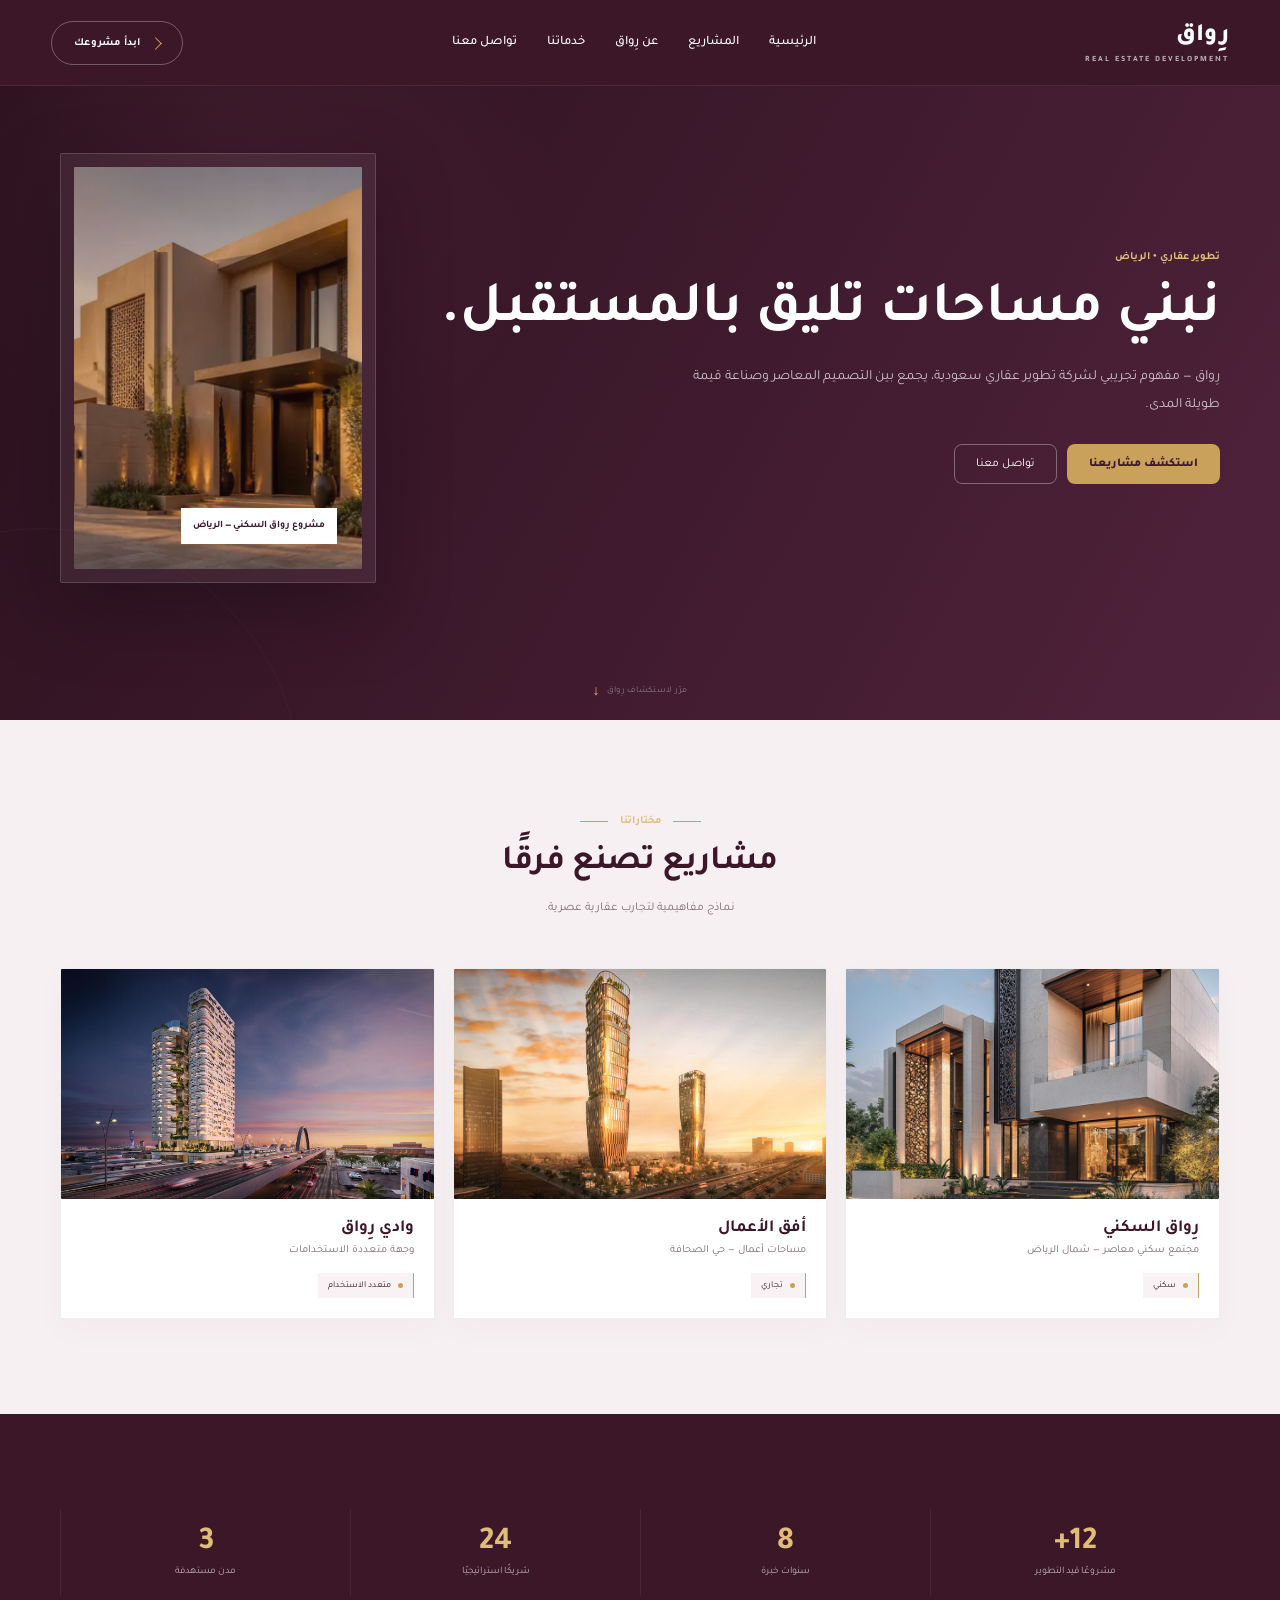
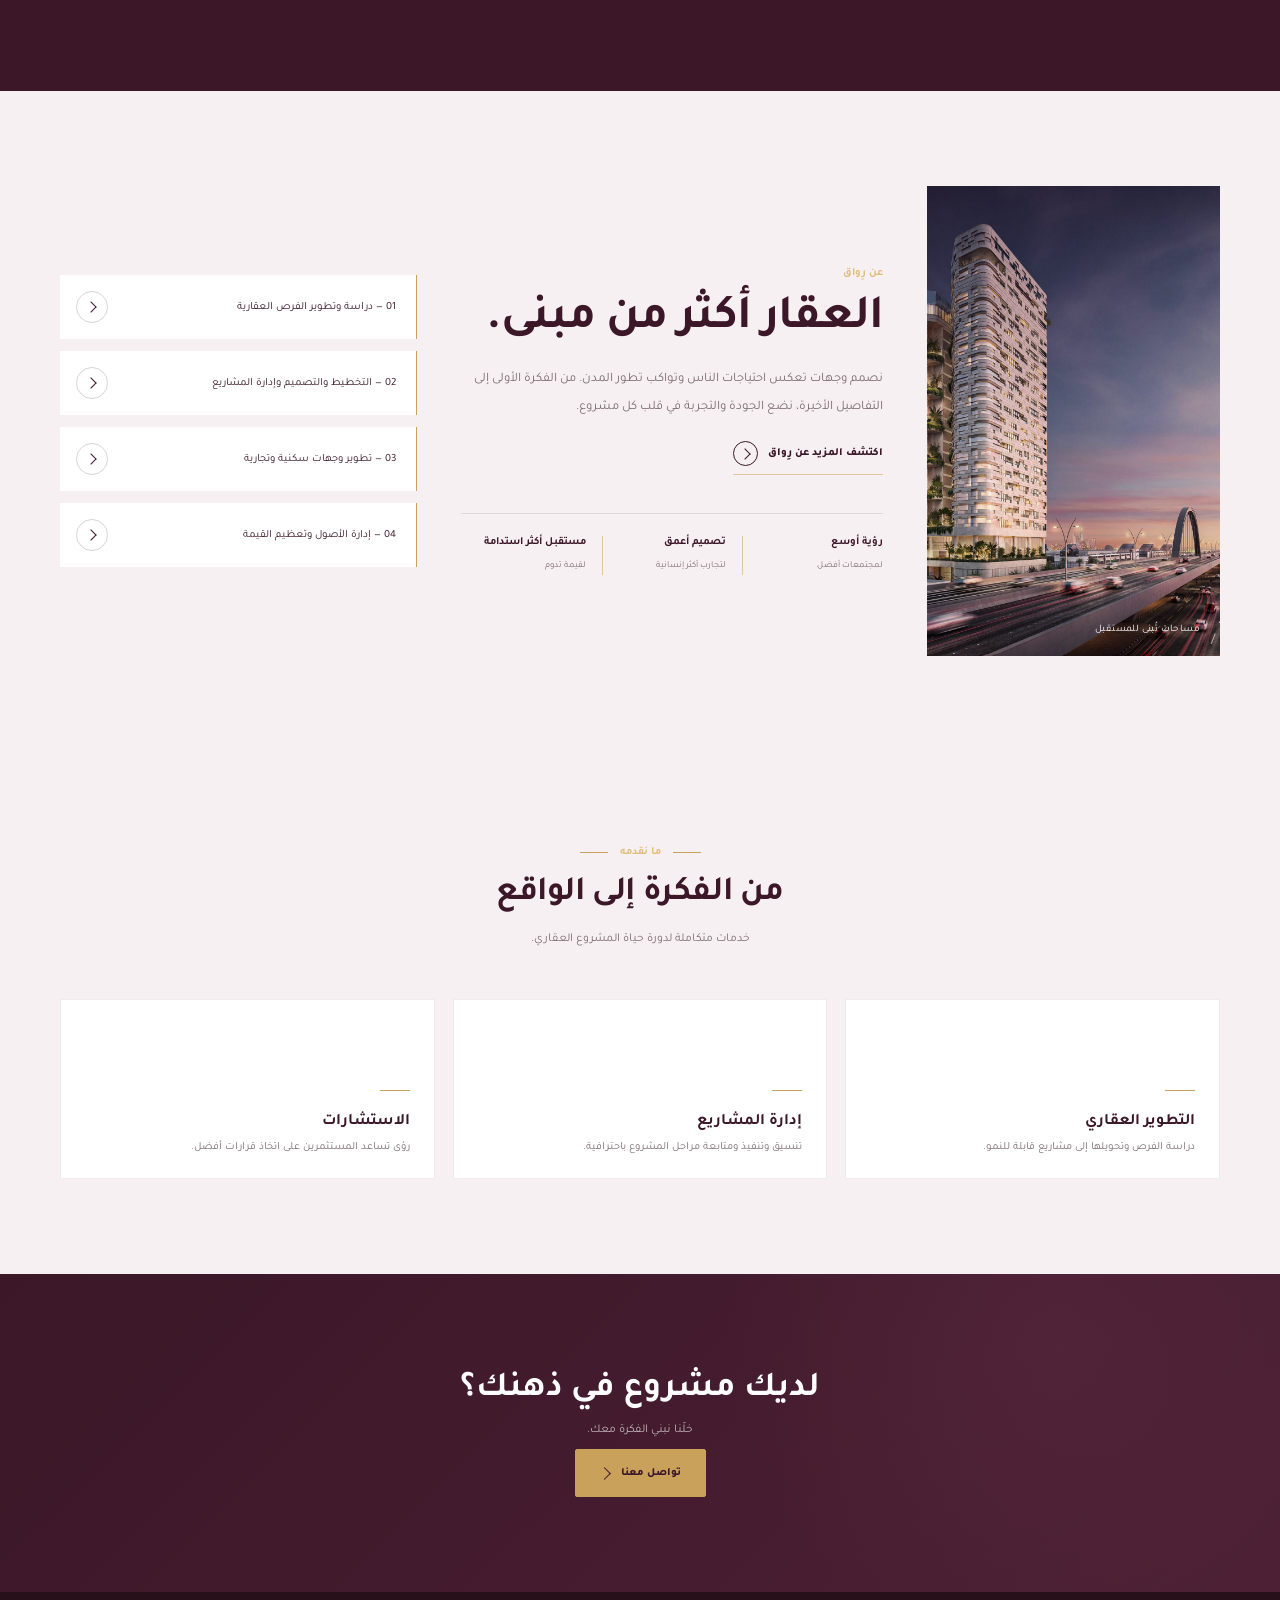
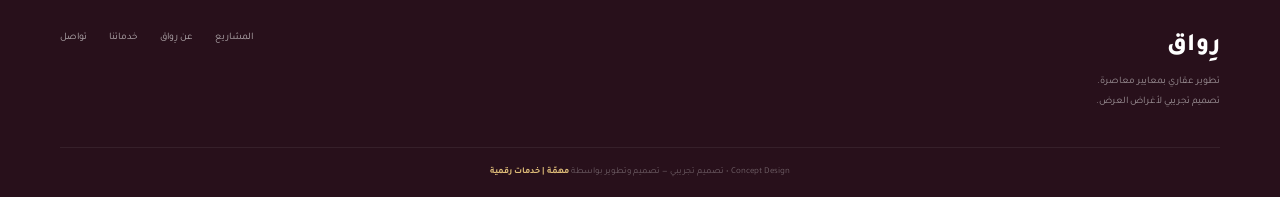
<file: index.html>
<!doctype html>
<html lang="ar" dir="rtl">
<head>
<meta charset="utf-8">
<meta name="viewport" content="width=device-width,initial-scale=1">
<title>رِواق | تطوير عقاري — Concept</title>
<link rel="preconnect" href="https://fonts.googleapis.com">
<link href="https://fonts.googleapis.com/css2?family=Tajawal:wght@400;500;700;800&display=swap" rel="stylesheet">

<style>
:root{
  --g:#3b1728;
  --g2:#632c46;
  --pink:#8f4967;
  --gold:#c9a15a;
  --cream:#f7f0f2;
  --pink-light:#ead8df;
  --muted:#7d6d74;
  --white:#fff;
}
*{box-sizing:border-box}
html{scroll-behavior:smooth}
body{
  margin:0;
  font-family:Tajawal,Arial,sans-serif;
  background:var(--cream);
  color:var(--g);
}
a{text-decoration:none;color:inherit}
.w{width:min(1160px,92%);margin:auto}

/* ===== RIWAQ UNIFIED HEADER ===== */
header{
  position:fixed !important;
  top:0 !important;
  right:0 !important;
  left:0 !important;
  width:100% !important;
  height:86px !important;
  z-index:99999 !important;
  color:#fff;
  background:#3b1728 !important;
  border-bottom:1px solid rgba(255,255,255,.08);
  box-shadow:none;
  backdrop-filter:none;
  -webkit-backdrop-filter:none;
}
.nav{
  width:min(1200px,92%);
  height:86px;
  margin:auto;
  display:flex;
  align-items:center;
  justify-content:space-between;
  position:relative;
}
.logo{font-size:25px;font-weight:800;letter-spacing:.2px}
.logo small{display:block;font-size:8px;letter-spacing:2px;opacity:.65;margin-top:3px}
.links{
  display:flex;
  gap:30px;
  font-size:13px;
  align-items:center;
}
.links a{
  position:relative;
  transition:.25s;
  color:#fff !important;
  font-weight:500;
}
.links a:after{
  content:"";
  position:absolute;
  right:0;
  bottom:-9px;
  width:0;
  height:1px;
  background:var(--gold);
  transition:.25s;
}
.links a:hover{color:#dfbd79 !important}
.links a:hover:after{width:100%}

.btn{
  display:inline-flex;
  align-items:center;
  justify-content:center;
  gap:11px;
  min-height:44px;
  padding:0 22px;
  border:1px solid rgba(255,255,255,.30);
  border-radius:40px;
  font-size:11px;
  font-weight:700;
  letter-spacing:.2px;
  transition:.3s;
  position:relative;
  overflow:hidden;
}
.btn:before{
  content:"";
  width:8px;
  height:8px;
  border-top:1.6px solid var(--gold);
  border-right:1.6px solid var(--gold);
  transform:rotate(45deg);
  transition:.3s;
}
.btn:hover{
  background:rgba(255,255,255,.06);
  border-color:rgba(223,189,121,.55);
  transform:translateY(-2px);
}
.btn:hover:before{transform:rotate(45deg) translate(2px,-2px)}

/* Hero */
.hero{
  min-height:720px;
  padding-top:110px;
  display:flex;
  align-items:center;
  color:#fff;
  background:
    radial-gradient(circle at 18% 25%,#8f496722,transparent 27%),
    linear-gradient(120deg,#28101beF,#54243fe8),
    linear-gradient(135deg,#4b1c32,#28101b);
}
.grid{
  display:grid;
  grid-template-columns:1fr 1fr;
  gap:65px;
  align-items:center;
}
.ey{
  color:#e0bd7b;
  font-size:11px;
  font-weight:700;
  margin-bottom:15px;
}
.hero h1{
  font-size:clamp(44px,5vw,70px);
  line-height:1.15;
  margin:0 0 18px;
}
.hero p{
  max-width:540px;
  color:#ffffffb8;
  line-height:2;
  font-size:14px;
}
.actions{
  display:flex;
  gap:10px;
  margin-top:25px;
}
.gold{
  background:var(--gold);
  color:var(--g);
  padding:13px 22px;
  border-radius:8px;
  font-size:12px;
  font-weight:800;
  transition:.25s;
}
.gold:hover{transform:translateY(-2px);filter:brightness(1.05)}
.outline{
  border:1px solid #ffffff55;
  padding:12px 21px;
  border-radius:8px;
  font-size:12px;
  transition:.25s;
}
.outline:hover{background:#ffffff12}

/* Hero image */
.visual{
  height:430px;
  padding:13px;
  background:#ffffff10;
  border:1px solid #ffffff26;
}
.building{
  height:100%;
  position:relative;
  overflow:hidden;
  background:#54243f;
}
.building img{
  width:100%;
  height:100%;
  display:block;
  object-fit:cover;
  object-position:center;
}
.building:after{
  content:"";
  position:absolute;
  inset:0;
  background:linear-gradient(145deg,#3b172844,#3b172811);
  pointer-events:none;
}
.label{
  position:absolute;
  z-index:2;
  bottom:25px;
  right:25px;
  background:#fff;
  color:var(--g);
  padding:12px;
  font-size:10px;
  font-weight:700;
}

/* Sections */
section{padding:95px 0}
.head{text-align:center;margin-bottom:48px}
.head .ey{display:flex;align-items:center;justify-content:center;gap:12px}
.head .ey:before,.head .ey:after{content:"";width:28px;height:1px;background:var(--gold)}
.head h2{font-size:34px;margin:12px 0 8px;letter-spacing:-.4px}
.head p{color:var(--muted);font-size:12px;line-height:2}


.cards{
  display:grid;
  grid-template-columns:repeat(3,1fr);
  gap:18px;
}
.card{
  background:#fff;overflow:hidden;border:1px solid #3b172814;
  position:relative;transition:transform .4s ease,box-shadow .4s ease,border-color .4s ease;
}
.pic{
  height:230px;
  overflow:hidden;
  background:var(--pink-light);
}
.pic img{
  width:100%;
  height:100%;
  display:block;
  object-fit:cover;
  transition:transform .5s ease;
}
.card:hover .pic img{transform:scale(1.04)}

.body{padding:20px}
.body h3{margin:0 0 5px;font-size:17px}
.body p{margin:0;color:var(--muted);font-size:11px}
.tag{
  display:inline-flex;align-items:center;gap:7px;margin-top:16px;padding:7px 10px;
  background:#f8f2f4;color:var(--g);font-size:9px;border-right:1px solid var(--gold);
}
.tag:before{content:"";width:5px;height:5px;background:var(--gold);border-radius:50%}



/* Luxury card language */
#services .card{min-height:180px;display:flex;align-items:flex-end}
#services .body{width:100%;padding:24px}
#services .body h3{font-size:16px;margin-bottom:9px}
#services .body:before{content:"";display:block;width:30px;height:1px;background:var(--gold);margin-bottom:22px}
#projects .card{box-shadow:0 10px 30px #3b172808}

/* Stats */
.stats{
  background:var(--g);
  color:#fff;
}
.statsgrid{
  display:grid;
  grid-template-columns:repeat(4,1fr);
  text-align:center;
}
.stat{
  padding:15px;
  border-left:1px solid #fff1;
}
.stat strong{
  display:block;
  color:#dfbd79;
  font-size:32px;
}
.stat span{
  font-size:10px;
  color:#ffffffa8;
}

/* About */
.about{display:grid;grid-template-columns:.78fr 1.12fr .95fr;gap:44px;align-items:center}
.about-image{height:470px;position:relative;overflow:hidden;background:var(--pink-light)}
.about-image img{width:100%;height:100%;object-fit:cover;display:block;filter:saturate(.78)}
.about-image:after{content:"";position:absolute;inset:0;background:linear-gradient(145deg,#3b17284a,transparent 55%)}
.about-image-note{position:absolute;z-index:2;bottom:20px;right:20px;color:#fff;font-size:10px;letter-spacing:.4px}
.about-copy .ey{margin-bottom:10px}
.about-copy h2{font-size:clamp(34px,4vw,48px);line-height:1.25;margin:0 0 16px;letter-spacing:-1px}
.about-copy p{color:var(--muted);line-height:2.15;font-size:13px;max-width:530px;margin:0 0 20px}
.text-link{display:inline-flex;align-items:center;gap:10px;font-size:11px;font-weight:800;color:var(--g);padding-bottom:8px;border-bottom:1px solid #c9a15a88}
.text-link span{width:25px;height:25px;border:1px solid var(--g);border-radius:50%;display:inline-flex;align-items:center;justify-content:center;font-size:0;transition:.3s;position:relative}
.text-link span:after{content:"";width:7px;height:7px;border-top:1.5px solid var(--g);border-right:1.5px solid var(--g);transform:rotate(45deg)}
.text-link:hover span{background:var(--g);transform:translate(-2px,-2px)}
.text-link:hover span:after{border-color:#fff}
.about-values{display:grid;grid-template-columns:repeat(3,1fr);margin-top:38px;border-top:1px solid #3b17281c;padding-top:22px}
.about-values div{padding:0 16px;border-left:1px solid #c9a15a88}
.about-values div:first-child{padding-right:0}
.about-values div:last-child{border-left:0}
.about-values strong{display:block;font-size:11px;margin-bottom:7px}
.about-values span{font-size:9px;color:var(--muted);line-height:1.7}

.list{display:grid;gap:12px}
.list div{
  background:#fff;padding:0 20px 0 16px;min-height:64px;
  border-right:1px solid var(--gold);font-size:11px;display:flex;align-items:center;
  justify-content:space-between;gap:18px;transition:.35s;position:relative;
}
.list div:after{content:"";width:30px;height:30px;border:1px solid #3b172830;border-radius:50%;display:flex;align-items:center;justify-content:center;transition:.35s;flex:0 0 auto}
.list div:before{content:"";position:absolute;left:27px;width:7px;height:7px;border-top:1.5px solid var(--g);border-right:1.5px solid var(--g);transform:rotate(45deg);pointer-events:none}
.list div:hover{transform:translateX(-5px);box-shadow:0 16px 32px #3b172812;border-right-color:var(--gold)}
.list div:hover:after{background:var(--g);border-color:var(--g);transform:translate(-2px,-2px)}
.list div:hover:before{border-color:#fff;transform:rotate(45deg) translate(2px,-2px)}

/* CTA */
.cta{
  background:
    radial-gradient(circle at 82% 20%,#8f496722,transparent 30%),
    linear-gradient(135deg,#3b1728,#4d2035);
  text-align:center;
  color:#fff;
  position:relative;
  overflow:hidden;
}
.cta h2{font-size:35px;margin:0 0 8px}
.cta p{font-size:12px;color:#ffffffa8}
.cta a{
  display:inline-flex;align-items:center;justify-content:center;gap:12px;
  min-height:48px;padding:0 24px;background:var(--gold);color:var(--g);
  border:1px solid var(--gold);border-radius:2px;font-size:11px;font-weight:800;transition:.35s;
}
.cta a:after{content:"";width:8px;height:8px;border-top:1.6px solid var(--g);border-right:1.6px solid var(--g);transform:rotate(45deg);transition:.35s}
.cta a:hover{background:#dfbd79;transform:translateY(-3px);box-shadow:0 14px 30px #12070d45}
.cta a:hover:after{transform:translate(3px,-3px)}

/* Footer */
footer{
  background:#28101b;
  color:#fff;
  padding:40px 0 20px;
}
.foot{
  display:flex;
  justify-content:space-between;
}
.foot p{
  color:#ffffff8c;
  font-size:10px;
  line-height:2;
}
.flinks{
  display:flex;
  gap:22px;
  font-size:10px;
  color:#ffffffa8;
}
.copy{
  border-top:1px solid #fff1;
  margin-top:25px;
  padding-top:18px;
  text-align:center;
  color:#ffffff55;
  font-size:9px;
}

/* ===== MOBILE — SAME HEADER ON ALL PAGES ===== */
@media(max-width:800px){
  header{
    height:126px !important;
    background:#3b1728 !important;
  }
  .nav{
    width:92%;
    height:126px;
    display:block;
    position:relative;
  }
  .logo{
    position:absolute;
    top:13px;
    right:0;
    font-size:24px;
    line-height:1;
  }
  .logo small{
    font-size:7px;
    letter-spacing:1.8px;
    margin-top:4px;
  }
  .btn{
    position:absolute;
    top:16px;
    left:0;
    min-height:42px;
    padding:0 17px;
    font-size:10px;
    border-radius:4px;
  }
  .links{
    position:absolute;
    right:0;
    left:0;
    bottom:13px;
    display:flex !important;
    align-items:center;
    justify-content:space-between;
    gap:0;
    width:100%;
    padding:0 2px;
    white-space:nowrap;
  }
  .links a{
    font-size:10px !important;
    font-weight:500 !important;
    line-height:1.4;
  }
  .links a:after{bottom:-6px}
  .hero{
    padding-top:150px;
  }
  .grid,.about{
    grid-template-columns:1fr;
    gap:30px;
  }
  .about-image{height:330px;order:1}
  .about-copy{order:2}
  .about .list{order:3}
  .about-values{grid-template-columns:1fr;gap:16px}
  .about-values div{
    border-left:0;
    border-bottom:1px solid #c9a15a55;
    padding:0 0 14px;
  }
  .about-values div:last-child{border-bottom:0}
  .actions{flex-wrap:wrap}
  .hero{min-height:820px}
  .hero h1{font-size:44px}
  .visual{height:300px}
  .cards{grid-template-columns:1fr}
  .statsgrid{grid-template-columns:1fr 1fr}
  .stat{border-bottom:1px solid #fff1}
  .foot{flex-direction:column;gap:20px}
}
@media(max-width:380px){
  .links a{font-size:9px !important}
  .links{gap:5px}
  .btn{padding:0 14px}
}

/* ===== Riwaq premium concept polish ===== */
.scroll-note{
  position:absolute;
  bottom:22px;
  left:50%;
  transform:translateX(-50%);
  color:#ffffff66;
  font-size:9px;
  letter-spacing:.3px;
  display:flex;
  align-items:center;
  gap:7px;
}
.scroll-note span{
  color:#dfbd79;
  font-size:14px;
  animation:floatArrow 1.8s ease-in-out infinite;
}
.hero{position:relative;overflow:hidden}
.hero:after{
  content:"";
  position:absolute;
  width:520px;height:520px;
  border:1px solid #ffffff08;
  border-radius:50%;
  left:-220px;bottom:-330px;
}
.visual{
  box-shadow:0 28px 70px #16091266;
  border-radius:2px;
}
.building,.pic{border-radius:1px}
.card{
  transition:transform .35s ease,box-shadow .35s ease,border-color .35s ease;
}
.card:hover{
  transform:translateY(-7px);
  box-shadow:0 20px 45px #3b172818;
  border-color:#c9a15a33;
}
.list div{
  transition:transform .3s ease,box-shadow .3s ease;
}
.list div:hover{
  transform:translateX(-5px);
  box-shadow:0 12px 28px #3b172812;
}
.stat strong{transition:transform .3s ease}
.stat:hover strong{transform:translateY(-3px)}
.reveal{
  opacity:0;
  transform:translateY(24px);
  animation:revealUp .8s ease forwards;
}
#projects{animation-delay:.08s}
.stats{animation-delay:.16s}
#about{animation-delay:.24s}
#services{animation-delay:.32s}
.cta{animation-delay:.4s}
@keyframes revealUp{
  to{opacity:1;transform:none}
}
@keyframes floatArrow{
  0%,100%{transform:translateY(0)}
  50%{transform:translateY(4px)}
}
@media(max-width:800px){
  .scroll-note{
    bottom:14px;
  }
}
@media(prefers-reduced-motion:reduce){
  *,*::before,*::after{
    animation-duration:.01ms!important;
    animation-iteration-count:1!important;
    scroll-behavior:auto!important;
    transition:none!important;
  }
}


.copy .mhamh-credit{
  color:#dfbd79;
  text-decoration:none;
  font-weight:700;
  position:relative;
  z-index:10;
  cursor:pointer;
  pointer-events:auto;
}
.copy .mhamh-credit:hover{
  color:#fff;
  text-decoration:underline;
}


/* ===== HERO TITLE — SINGLE LINE ===== */
@media(min-width:801px){
  .hero h1{
    white-space:nowrap !important;
    font-size:clamp(38px,4.5vw,64px) !important;
  }
}
@media(max-width:800px){
  .hero h1{
    white-space:normal !important;
  }
}

</style>
</head>

<body>

<header>
  <div class="w nav">
    <div class="logo">
      رِواق
      <small>REAL ESTATE DEVELOPMENT</small>
    </div>

    <nav class="links">
      <a href="index.html">الرئيسية</a>
      <a href="projects.html">المشاريع</a>
      <a href="about.html">عن رِواق</a>
      <a href="services.html">خدماتنا</a>
      <a href="contact.html">تواصل معنا</a>
    </nav>

    <a class="btn" href="contact.html">ابدأ مشروعك</a>
  </div>
</header>

<section class="hero">
  <div class="w grid">

    <div>
      <div class="ey">تطوير عقاري • الرياض</div>
      <h1>نبني مساحات تليق بالمستقبل.</h1>
      <p>
        رِواق — مفهوم تجريبي لشركة تطوير عقاري سعودية،
        يجمع بين التصميم المعاصر وصناعة قيمة طويلة المدى.
      </p>

      <div class="actions">
        <a class="gold" href="projects.html">استكشف مشاريعنا</a>
        <a class="outline" href="contact.html">تواصل معنا</a>
      </div>
    </div>

    <div class="visual">
      <div class="building">
        <img src="hero.png" alt="مشروع رِواق السكني">
        <div class="label">مشروع رِواق السكني — الرياض</div>
      </div>
    </div>

  </div>
<div class="scroll-note">مرّر لاستكشاف رِواق <span>↓</span></div>
</section>

<section id="projects" class="reveal">
  <div class="w">

    <div class="head">
      <div class="ey">مختاراتنا</div>
      <h2>مشاريع تصنع فرقًا</h2>
      <p>نماذج مفاهيمية لتجارب عقارية عصرية.</p>
    </div>

    <div class="cards">

      <article class="card">
        <div class="pic">
          <img src="project-1.png" alt="رِواق السكني">
        </div>
        <div class="body">
          <h3>رِواق السكني</h3>
          <p>مجتمع سكني معاصر — شمال الرياض</p>
          <span class="tag">سكني</span>
        </div>
      </article>

      <article class="card">
        <div class="pic">
          <img src="project-2.png" alt="أفق الأعمال">
        </div>
        <div class="body">
          <h3>أفق الأعمال</h3>
          <p>مساحات أعمال — حي الصحافة</p>
          <span class="tag">تجاري</span>
        </div>
      </article>

      <article class="card">
        <div class="pic">
          <img src="project-3.png" alt="وادي رِواق">
        </div>
        <div class="body">
          <h3>وادي رِواق</h3>
          <p>وجهة متعددة الاستخدامات</p>
          <span class="tag">متعدد الاستخدام</span>
        </div>
      </article>

    </div>
  </div>
</section>

<section class="stats reveal">
  <div class="w statsgrid">
    <div class="stat"><strong>12+</strong><span>مشروعًا قيد التطوير</span></div>
    <div class="stat"><strong>8</strong><span>سنوات خبرة</span></div>
    <div class="stat"><strong>24</strong><span>شريكًا استراتيجيًا</span></div>
    <div class="stat"><strong>3</strong><span>مدن مستهدفة</span></div>
  </div>
</section>

<section id="about" class="reveal">
  <div class="w about">

    <div class="about-image">
      <img src="project-3.png" alt="مساحة معمارية من رِواق">
      <div class="about-image-note">مساحات تُبنى للمستقبل</div>
    </div>

    <div class="about-copy">
      <div class="ey">عن رِواق</div>
      <h2>العقار أكثر من مبنى.</h2>
      <p>
        نصمم وجهات تعكس احتياجات الناس وتواكب تطور المدن.
        من الفكرة الأولى إلى التفاصيل الأخيرة، نضع الجودة
        والتجربة في قلب كل مشروع.
      </p>
      <a class="text-link" href="services.html">اكتشف المزيد عن رِواق <span>↗</span></a>
      <div class="about-values">
        <div><strong>رؤية أوسع</strong><span>لمجتمعات أفضل</span></div>
        <div><strong>تصميم أعمق</strong><span>لتجارب أكثر إنسانية</span></div>
        <div><strong>مستقبل أكثر استدامة</strong><span>لقيمة تدوم</span></div>
      </div>
    </div>

    <div class="list">
      <div>01 — دراسة وتطوير الفرص العقارية</div>
      <div>02 — التخطيط والتصميم وإدارة المشاريع</div>
      <div>03 — تطوير وجهات سكنية وتجارية</div>
      <div>04 — إدارة الأصول وتعظيم القيمة</div>
    </div>

  </div>
</section>

<section id="services" class="reveal">
  <div class="w">

    <div class="head">
      <div class="ey">ما نقدمه</div>
      <h2>من الفكرة إلى الواقع</h2>
      <p>خدمات متكاملة لدورة حياة المشروع العقاري.</p>
    </div>

    <div class="cards">

      <article class="card">
        <div class="body">
          <h3>التطوير العقاري</h3>
          <p>دراسة الفرص وتحويلها إلى مشاريع قابلة للنمو.</p>
        </div>
      </article>

      <article class="card">
        <div class="body">
          <h3>إدارة المشاريع</h3>
          <p>تنسيق وتنفيذ ومتابعة مراحل المشروع باحترافية.</p>
        </div>
      </article>

      <article class="card">
        <div class="body">
          <h3>الاستشارات</h3>
          <p>رؤى تساعد المستثمرين على اتخاذ قرارات أفضل.</p>
        </div>
      </article>

    </div>
  </div>
</section>

<section class="cta reveal" id="contact">
  <h2>لديك مشروع في ذهنك؟</h2>
  <p>خلّنا نبني الفكرة معك.</p>
  <a href="contact.html">تواصل معنا</a>
</section>

<footer>
  <div class="w foot">
    <div>
      <div class="logo">رِواق</div>
      <p>
        تطوير عقاري بمعايير معاصرة.<br>
        تصميم تجريبي لأغراض العرض.
      </p>
    </div>

    <div class="flinks">
      <a href="projects.html">المشاريع</a>
      <a href="about.html">عن رِواق</a>
      <a href="services.html">خدماتنا</a>
      <a href="contact.html">تواصل</a>
    </div>
  </div>

  <div class="w copy">
  Concept Design • تصميم تجريبي — تصميم وتطوير بواسطة
  <a class="mhamh-credit"
     href="https://mhamh-digital.netlify.app/"
     target="_blank"
     rel="noopener noreferrer">
    مهمّة | خدمات رقمية
  </a>
</div>
</footer>

</body>
</html>
<style>
/* ===== NO EMOJI ARROWS ===== */
.btn,.text-link,.cta a,.list div{font-variant-emoji:text;}
.scroll-note span{font-family:Arial,sans-serif !important;}
</style>
</file>
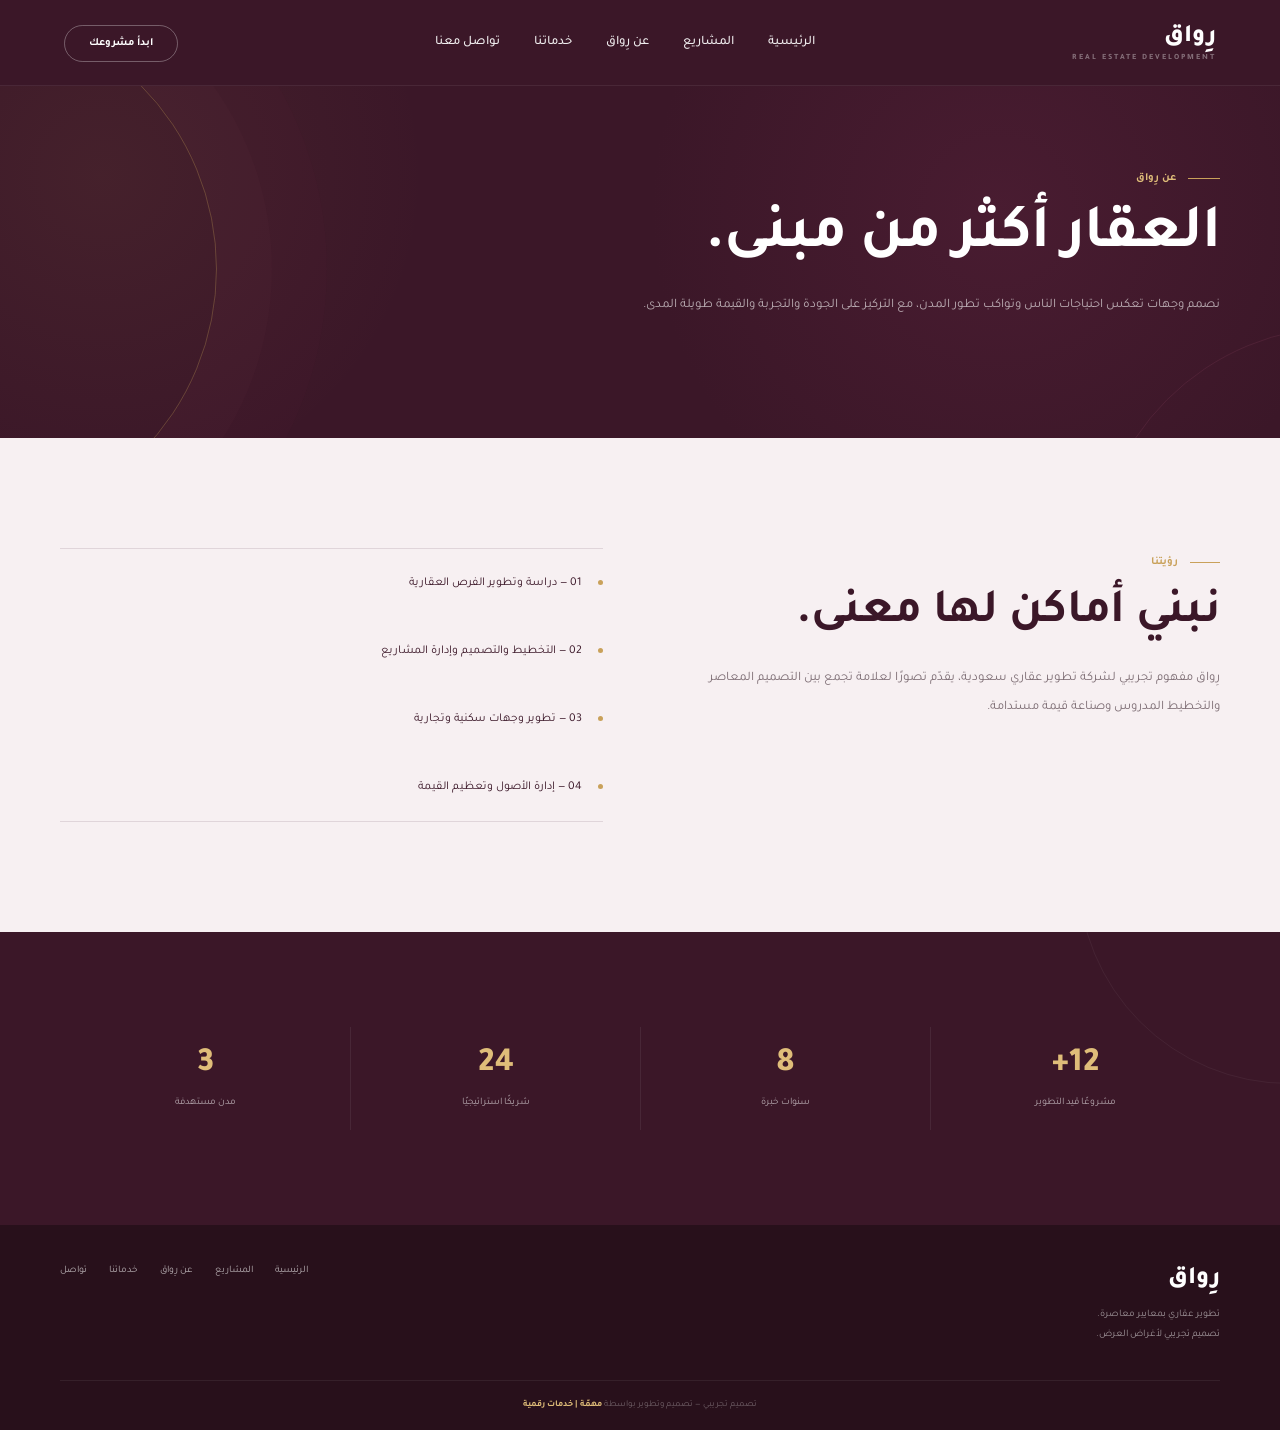
<file: about.html>
<!doctype html>
<html lang="ar" dir="rtl">

<head>
<meta charset="utf-8">
<meta name="viewport" content="width=device-width,initial-scale=1">

<title>عن رِواق | تطوير عقاري</title>

<link rel="preconnect" href="https://fonts.googleapis.com">
<link href="https://fonts.googleapis.com/css2?family=Tajawal:wght@400;500;700;800&display=swap" rel="stylesheet">
<link rel="stylesheet" href="style.css">

<style>

/* =========================================
   RIWAQ — ABOUT PAGE
   ========================================= */

/* HEADER — SAME AS SERVICES / CONTACT */

body > header{
  position:fixed !important;
  top:0 !important;
  left:0 !important;
  right:0 !important;
  width:100% !important;
  height:86px !important;
  z-index:999999 !important;
  margin:0 !important;
  padding:0 !important;
  background:#3b1728 !important;
  border-bottom:1px solid rgba(255,255,255,.07) !important;
  box-shadow:none !important;
  backdrop-filter:none !important;
  -webkit-backdrop-filter:none !important;
  transform:none !important;
}

body > header .nav{
  width:min(1200px,90%);
  height:86px !important;
  margin:auto;
  display:flex;
  align-items:center;
  justify-content:space-between;
}

body > header .logo{
  color:#fff !important;
}

body > header .logo small{
  color:rgba(255,255,255,.58) !important;
}

body > header .links{
  display:flex;
  align-items:center;
  gap:34px;
}

body > header .links a{
  color:#fff !important;
  text-decoration:none;
  font-family:"Tajawal",Arial,sans-serif !important;
  font-size:13px !important;
  font-weight:500 !important;
  opacity:.92;
  transition:.2s;
}

body > header .links a:hover{
  color:#dfbd79 !important;
}

body > header .btn{
  color:#fff !important;
  background:transparent !important;
  border:1px solid rgba(255,255,255,.30) !important;
  border-radius:40px !important;
  padding:11px 24px !important;
  text-decoration:none;
  font-family:"Tajawal",Arial,sans-serif !important;
  font-size:11px !important;
  font-weight:700 !important;
}

/* =========================================
   PAGE HERO
   ========================================= */

.page-hero{
  position:relative;
  padding:172px 0 105px !important;
  overflow:hidden;

  background:
    radial-gradient(
      circle at 78% 48%,
      rgba(105,39,69,.30),
      transparent 34%
    ),
    radial-gradient(
      circle at 8% 40%,
      rgba(201,161,90,.07),
      transparent 27%
    ),
    #3b1728 !important;

  color:#fff;
}

.page-hero:before{
  content:"";
  position:absolute;
  width:520px;
  height:520px;
  border:1px solid rgba(201,161,90,.30);
  border-radius:50%;
  left:-305px;
  top:8px;
  pointer-events:none;
  box-shadow:
    0 0 0 55px rgba(143,73,103,.045),
    0 0 0 110px rgba(143,73,103,.022);
}

.page-hero:after{
  content:"";
  position:absolute;
  width:500px;
  height:500px;
  border:1px solid rgba(143,73,103,.20);
  border-radius:50%;
  right:-315px;
  bottom:-390px;
  pointer-events:none;
}

.page-hero .w{
  position:relative;
  z-index:2;
}

.page-hero .ey{
  display:flex;
  align-items:center;
  gap:12px;
  color:#dfbd79;
  font-size:11px;
  font-weight:700;
}

.page-hero .ey:before{
  content:"";
  width:32px;
  height:1px;
  background:#c9a15a;
}

.page-hero h1{
  font-size:clamp(42px,5vw,62px) !important;
  line-height:1.2;
  margin:14px 0 18px !important;
  letter-spacing:-1px;
  color:#fff !important;
}

.page-hero p{
  max-width:650px !important;
  color:rgba(255,255,255,.64) !important;
  line-height:2.1 !important;
  font-size:13px !important;
}

/* =========================================
   ABOUT SECTION
   ========================================= */

.about-section{
  padding:110px 0 !important;
  background:var(--cream);
}

.about{
  display:grid;
  grid-template-columns:1fr 1fr;
  gap:75px;
  align-items:start;
}

.about-main{
  padding-top:8px;
}

.about-main .ey{
  display:flex;
  align-items:center;
  gap:12px;
  color:var(--gold);
  font-size:11px;
  font-weight:700;
  margin-bottom:14px;
}

.about-main .ey:before{
  content:"";
  width:30px;
  height:1px;
  background:var(--gold);
}

.about h2{
  font-size:clamp(34px,4vw,48px) !important;
  line-height:1.3;
  margin:0 0 20px !important;
  letter-spacing:-.7px;
}

.about-main p{
  max-width:560px;
  color:var(--muted);
  line-height:2.2;
  font-size:13px;
  margin:0;
}

/* =========================================
   VALUES LIST
   ========================================= */

.list{
  display:flex;
  flex-direction:column;
  gap:0 !important;
  border-top:1px solid rgba(59,23,40,.12);
  border-bottom:1px solid rgba(59,23,40,.12);
}

.list div{
  min-height:68px;
  display:flex;
  align-items:center;
  gap:16px;
  padding:0 !important;
  background:transparent !important;
  border:0 !important;
  border-bottom:1px solid rgba(59,23,40,.08);
  color:var(--g);
  font-size:12px;
  transition:.3s;
  position:relative;
}

.list div:last-child{
  border-bottom:0;
}

.list div:before{
  content:"";
  width:5px;
  height:5px;
  flex:0 0 5px;
  background:var(--gold);
  border-radius:50%;
}

.list div:hover{
  transform:translateX(-5px);
  color:var(--pink);
}

/* =========================================
   STATS
   ========================================= */

.stats{
  position:relative;
  overflow:hidden;
  background:var(--g) !important;
  color:#fff;
}

.stats:after{
  content:"";
  position:absolute;
  width:420px;
  height:420px;
  border:1px solid rgba(255,255,255,.05);
  border-radius:50%;
  right:-220px;
  top:-270px;
  pointer-events:none;
}

.statsgrid{
  position:relative;
  z-index:2;
  display:grid;
  grid-template-columns:repeat(4,1fr);
  text-align:center;
}

.stat{
  padding:18px;
  border-left:1px solid rgba(255,255,255,.07);
}

.stat:last-child{
  border-left:0;
}

.stat strong{
  display:block;
  color:#dfbd79;
  font-size:34px;
  font-weight:800;
  margin-bottom:7px;
}

.stat span{
  font-size:10px;
  color:rgba(255,255,255,.62);
}

/* =========================================
   FOOTER
   ========================================= */

.copy .mhamh-credit{
  color:#dfbd79;
  font-weight:700;
  text-decoration:none;
  transition:.25s;
}

.copy .mhamh-credit:hover{
  color:#fff;
  text-decoration:underline;
}

/* =========================================
   MOBILE
   ========================================= */




/* ===== ABOUT HERO DECORATIVE DETAILS ===== */
.page-hero .ey{
  color:#dfbd79 !important;
}

.page-hero .ey:before{
  background:#c9a15a !important;
}

@media(min-width:801px){
  .page-hero h1{
    white-space:nowrap;
  }
}


/* =========================================
   RIWAQ — ABOUT — FINAL MOBILE
   ========================================= */

@media(max-width:800px){

  /* Header */
  body > header{
    height:104px !important;
    background:#3b1728 !important;
    backdrop-filter:none !important;
    -webkit-backdrop-filter:none !important;
  }

  body > header .nav{
    width:92% !important;
    height:104px !important;
    display:grid !important;
    grid-template-columns:1fr auto !important;
    grid-template-rows:55px 49px !important;
    align-items:center !important;
    gap:0 !important;
  }

  body > header .logo{
    grid-column:2 !important;
    grid-row:1 !important;
    justify-self:end !important;
    font-size:22px !important;
    line-height:1 !important;
    margin:0 !important;
  }

  body > header .logo small{
    display:block !important;
    font-size:7px !important;
    letter-spacing:1.7px !important;
    margin-top:3px !important;
  }

  body > header .btn{
    grid-column:1 !important;
    grid-row:1 !important;
    justify-self:start !important;
    min-height:34px !important;
    padding:8px 14px !important;
    border-radius:30px !important;
    font-size:9px !important;
  }

  body > header .links{
    grid-column:1 / 3 !important;
    grid-row:2 !important;
    width:100% !important;
    height:49px !important;
    display:flex !important;
    align-items:center !important;
    justify-content:space-between !important;
    gap:7px !important;
    padding:0 2px !important;
    border-top:1px solid rgba(255,255,255,.08) !important;
    overflow:hidden !important;
  }

  body > header .links a{
    flex:0 0 auto !important;
    color:#fff !important;
    font-size:10px !important;
    font-weight:500 !important;
    line-height:1 !important;
    white-space:nowrap !important;
    opacity:.92 !important;
    padding:5px 0 !important;
  }

  body > header .links a:after{
    display:none !important;
  }

  /* Hero */
  .page-hero{
    padding:150px 0 70px !important;
  }

  .page-hero h1{
    font-size:38px !important;
    line-height:1.35 !important;
    margin:12px 0 16px !important;
  }

  .page-hero p{
    max-width:100% !important;
    font-size:12px !important;
    line-height:2 !important;
  }

  /* About */
  .about-section{
    padding:70px 0 !important;
  }

  .about{
    grid-template-columns:1fr !important;
    gap:36px !important;
  }

  .about-main{
    padding-top:0 !important;
  }

  .about h2{
    font-size:35px !important;
    line-height:1.35 !important;
  }

  .about-main p{
    font-size:12px !important;
    line-height:2.1 !important;
  }

  .list{
    width:100% !important;
  }

  .list div{
    min-height:62px !important;
    font-size:11px !important;
    line-height:1.7 !important;
    gap:11px !important;
  }

  /* Stats */
  .statsgrid{
    grid-template-columns:1fr 1fr !important;
  }

  .stat{
    min-height:105px !important;
    display:flex !important;
    flex-direction:column !important;
    align-items:center !important;
    justify-content:center !important;
    padding:15px 10px !important;
    border-left:1px solid rgba(255,255,255,.07) !important;
    border-bottom:1px solid rgba(255,255,255,.07) !important;
  }

  .stat:nth-child(2),
  .stat:nth-child(4){
    border-left:0 !important;
  }

  .stat:nth-child(3),
  .stat:nth-child(4){
    border-bottom:0 !important;
  }

  .stat strong{
    font-size:30px !important;
  }

  .stat span{
    font-size:9.5px !important;
    text-align:center !important;
  }

  /* Footer */
  footer{
    padding:34px 0 18px !important;
  }

  .foot{
    flex-direction:column !important;
    gap:20px !important;
  }

  .flinks{
    flex-wrap:wrap !important;
    gap:13px 18px !important;
  }

  .copy{
    line-height:1.9 !important;
    text-align:center !important;
  }
}

@media(max-width:380px){

  body > header .links{
    gap:5px !important;
  }

  body > header .links a{
    font-size:9px !important;
  }

  .page-hero h1{
    font-size:34px !important;
  }

  .about h2{
    font-size:32px !important;
  }

  .list div{
    font-size:10.5px !important;
  }
}
</style>
</head>

<body>

<header>

<div class="w nav">

<div class="logo">
رِواق
<small>REAL ESTATE DEVELOPMENT</small>
</div>

<nav class="links">
 <a href="index.html">الرئيسية</a>    
<a href="projects.html">المشاريع</a>
<a href="about.html">عن رِواق</a>
<a href="services.html">خدماتنا</a>
<a href="contact.html">تواصل معنا</a>
</nav>

<a class="btn" href="contact.html">ابدأ مشروعك</a>

</div>

</header>

<section class="page-hero">

<div class="w">

<div class="ey">عن رِواق</div>

<h1>العقار أكثر من مبنى.</h1>

<p>
نصمم وجهات تعكس احتياجات الناس وتواكب تطور المدن،
مع التركيز على الجودة والتجربة والقيمة طويلة المدى.
</p>

</div>

</section>

<section class="about-section">

<div class="w about">

<div class="about-main">

<div class="ey">رؤيتنا</div>

<h2>نبني أماكن لها معنى.</h2>

<p>
رِواق مفهوم تجريبي لشركة تطوير عقاري سعودية،
يقدّم تصورًا لعلامة تجمع بين التصميم المعاصر
والتخطيط المدروس وصناعة قيمة مستدامة.
</p>

</div>

<div class="list">

<div>01 — دراسة وتطوير الفرص العقارية</div>
<div>02 — التخطيط والتصميم وإدارة المشاريع</div>
<div>03 — تطوير وجهات سكنية وتجارية</div>
<div>04 — إدارة الأصول وتعظيم القيمة</div>

</div>

</div>

</section>

<section class="stats">

<div class="w statsgrid">

<div class="stat">
<strong>12+</strong>
<span>مشروعًا قيد التطوير</span>
</div>

<div class="stat">
<strong>8</strong>
<span>سنوات خبرة</span>
</div>

<div class="stat">
<strong>24</strong>
<span>شريكًا استراتيجيًا</span>
</div>

<div class="stat">
<strong>3</strong>
<span>مدن مستهدفة</span>
</div>

</div>

</section>

<footer>

<div class="w foot">

<div>

<div class="logo">رِواق</div>

<p>
تطوير عقاري بمعايير معاصرة.<br>
تصميم تجريبي لأغراض العرض.
</p>

</div>

<div class="flinks">
<a href="index.html">الرئيسية</a> 
<a href="projects.html">المشاريع</a>
<a href="about.html">عن رِواق</a>
<a href="services.html">خدماتنا</a>
<a href="contact.html">تواصل</a>

</div>

</div>

<div class="w copy">

تصميم تجريبي — تصميم وتطوير بواسطة

<a class="mhamh-credit"
href="https://mhamh-digital.netlify.app/"
target="_blank"
rel="noopener noreferrer">
مهمّة | خدمات رقمية
</a>

</div>

</footer>

</body>
</html>
</file>
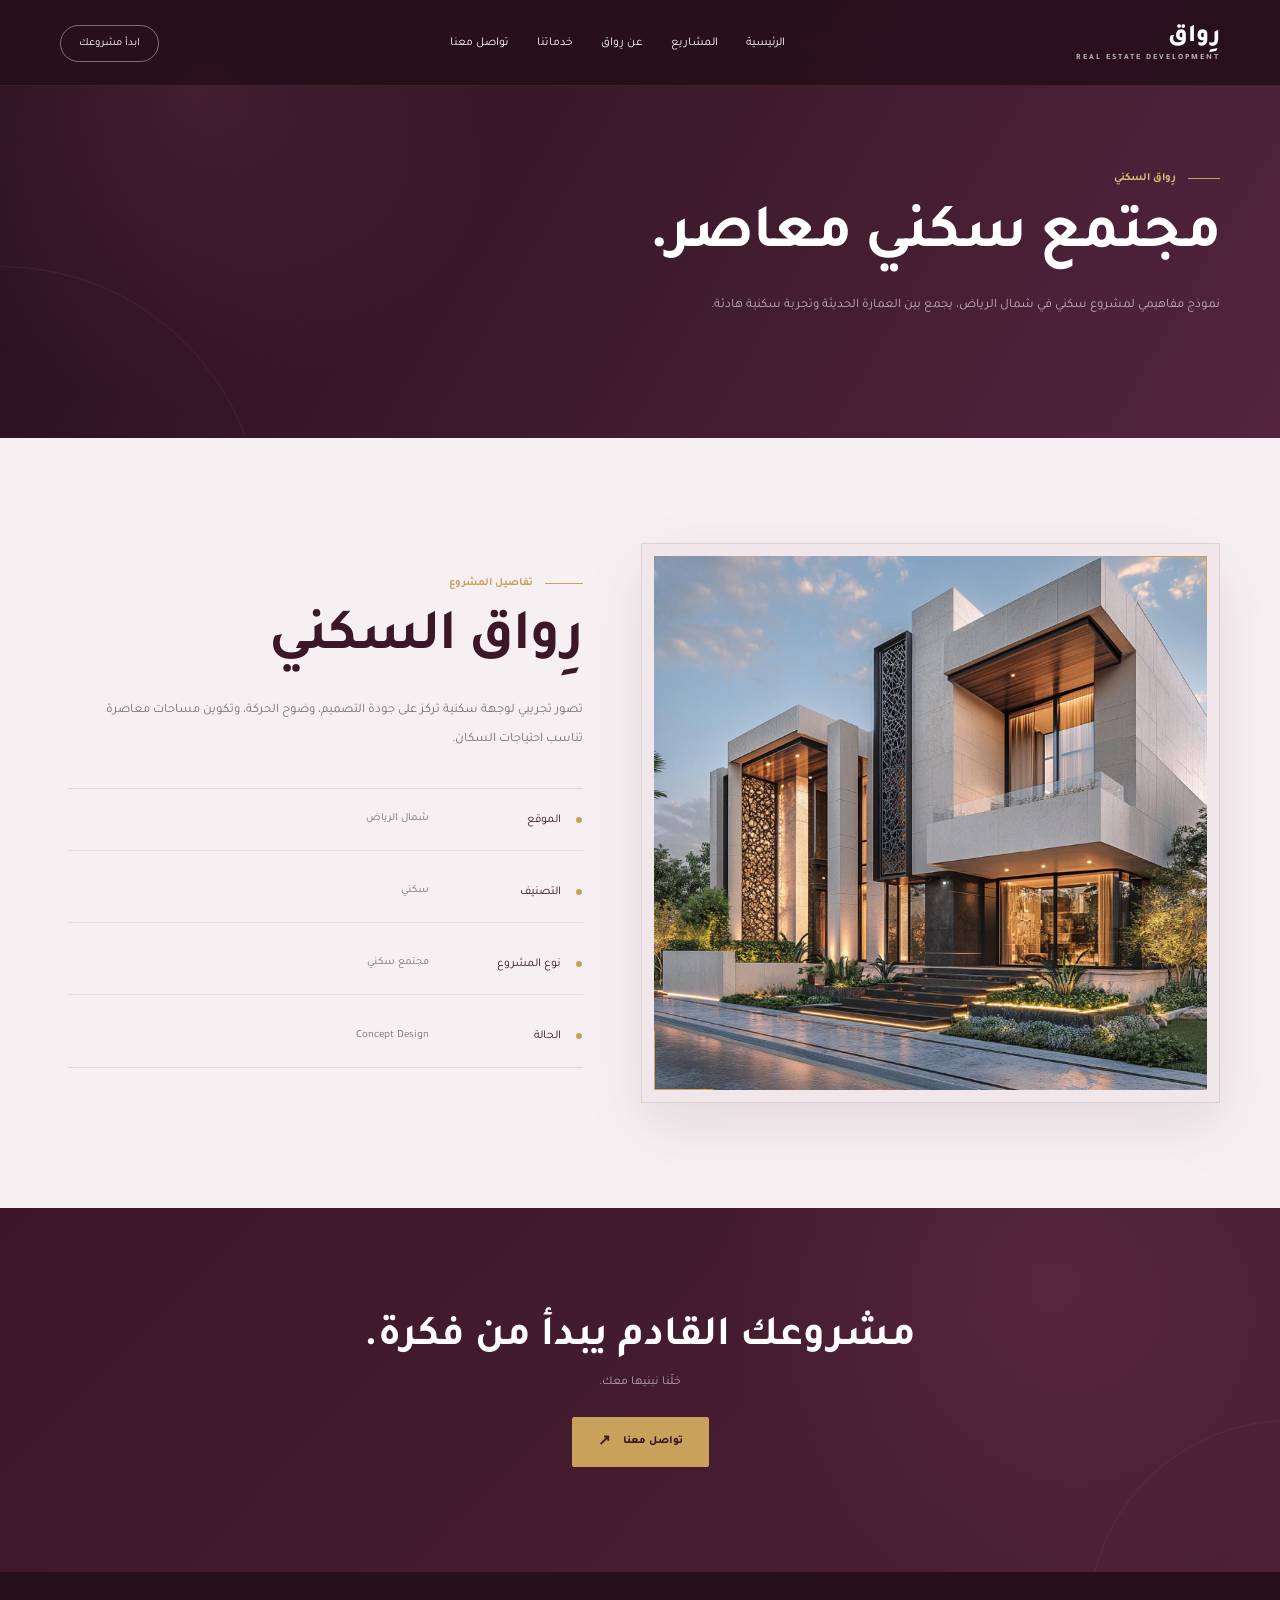
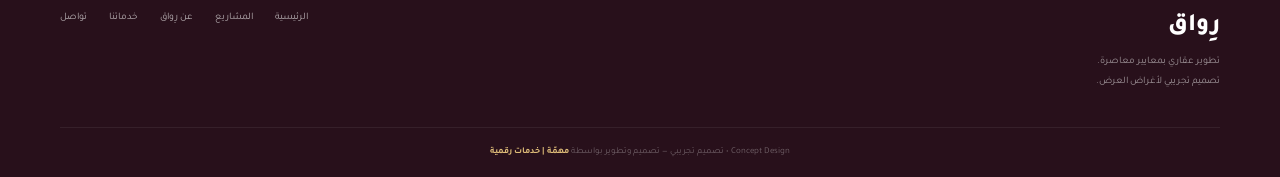
<file: project-riwaq.html>
<!doctype html>
<html lang="ar" dir="rtl">

<head>

<meta charset="utf-8">

<meta name="viewport" content="width=device-width,initial-scale=1">

<title>رِواق السكني | مشروع مفاهيمي</title>

<link rel="preconnect" href="https://fonts.googleapis.com">

<link href="https://fonts.googleapis.com/css2?family=Tajawal:wght@400;500;700;800&display=swap" rel="stylesheet">

<link rel="stylesheet" href="style.css">

<style>

/* =========================================
   RIWAQ — PROJECT DETAIL
   ========================================= */


/* =========================================
   FIXED HEADER
   ========================================= */

header{
  position:fixed !important;

  top:0 !important;
  left:0 !important;
  right:0 !important;

  width:100% !important;
  height:86px !important;

  z-index:99999 !important;

  color:#fff;

  background:rgba(40,16,27,.94) !important;

  backdrop-filter:blur(16px) !important;
  -webkit-backdrop-filter:blur(16px) !important;

  border-bottom:1px solid rgba(255,255,255,.08) !important;

  transform:translateZ(0);

  will-change:transform;
}

header .nav{
  height:86px !important;
}


/* =========================================
   PAGE HERO
   ========================================= */

.page-hero{
  position:relative;

  padding:172px 0 105px !important;

  overflow:hidden;

  background:
    radial-gradient(
      circle at 15% 20%,
      rgba(143,73,103,.20),
      transparent 28%
    ),
    linear-gradient(
      120deg,
      #28101b,
      #54243f
    ) !important;

  color:#fff;
}

.page-hero:after{
  content:"";

  position:absolute;

  width:520px;
  height:520px;

  border:1px solid rgba(255,255,255,.06);

  border-radius:50%;

  left:-260px;
  bottom:-350px;

  pointer-events:none;
}

.page-hero .w{
  position:relative;
  z-index:2;
}

.page-hero .ey{
  display:flex;

  align-items:center;

  gap:12px;

  color:#dfbd79;

  font-size:11px;

  font-weight:700;
}

.page-hero .ey:before{
  content:"";

  width:32px;
  height:1px;

  background:var(--gold);
}

.page-hero h1{
  font-size:clamp(42px,5vw,62px) !important;

  line-height:1.2;

  margin:14px 0 18px !important;

  letter-spacing:-1px;
}

.page-hero p{
  max-width:650px !important;

  color:rgba(255,255,255,.64) !important;

  line-height:2.1 !important;

  font-size:13px !important;
}



/* =========================================
   PROJECT DETAIL — LUXURY LAYOUT
   ========================================= */

.project-detail-section{
  padding:105px 0 !important;
  background:var(--cream);
}

.project-detail{
  display:grid;
  grid-template-columns:1.05fr .95fr;
  gap:58px;
  align-items:center;
}

/* =========================================
   IMAGE
   ========================================= */

.detail-image{
  height:560px !important;
  position:relative;
  overflow:hidden;

  padding:12px;

  background:#f1e7ea;

  border:1px solid rgba(59,23,40,.10);

  box-shadow:
    0 22px 55px rgba(59,23,40,.10);
}

.detail-image:before{
  content:"";

  position:absolute;
  top:12px;
  right:12px;

  width:58px;
  height:58px;

  border-top:1px solid var(--gold);
  border-right:1px solid var(--gold);

  z-index:3;

  pointer-events:none;
}

.detail-image:after{
  content:"";

  position:absolute;
  left:12px;
  bottom:12px;

  width:58px;
  height:58px;

  border-left:1px solid var(--gold);
  border-bottom:1px solid var(--gold);

  z-index:3;

  pointer-events:none;
}

.detail-image img{
  width:100%;
  height:100%;

  display:block;

  object-fit:cover;

  transition:transform .8s ease;
}

.detail-image:hover img{
  transform:scale(1.02);
}

/* =========================================
   CONTENT
   ========================================= */

.detail-copy{
  padding:5px 0 5px 8px;
}

.detail-copy .ey{
  display:flex;
  align-items:center;
  gap:12px;

  color:var(--gold);

  font-size:11px;
  font-weight:700;

  margin-bottom:16px;
}

.detail-copy .ey:after{
  content:"";

  width:38px;
  height:1px;

  background:var(--gold);

  order:-1;
}

.detail-copy h2{
  font-size:clamp(38px,4.5vw,58px) !important;
  line-height:1.2;

  margin:0 0 22px !important;

  letter-spacing:-1px;
}

.detail-copy > p{
  max-width:560px;

  margin:0 0 34px;

  color:var(--muted);

  font-size:13px;

  line-height:2.2;
}

/* =========================================
   FACTS — CLOSE & ALIGNED
   ========================================= */

.facts{
  display:flex;
  flex-direction:column;

  width:100%;
  max-width:560px;

  margin-top:8px !important;

  border-top:1px solid rgba(59,23,40,.12);
  border-bottom:1px solid rgba(59,23,40,.12);
}

.facts div{
  min-height:62px;

  display:grid;

  /* dot | label | value */
  grid-template-columns:8px 118px 1fr;

  align-items:center;

  column-gap:14px;

  padding:0 !important;

  background:transparent !important;

  border:0 !important;
  border-bottom:1px solid rgba(59,23,40,.08) !important;

  color:var(--g);

  font-size:12px;
  line-height:1.7;

  direction:rtl;

  position:relative;
}

.facts div:last-child{
  border-bottom:0 !important;
}

/* gold dot */
.facts div:before{
  content:"";

  width:6px;
  height:6px;

  background:var(--gold);

  border-radius:50%;

  grid-column:1;

  justify-self:center;
}

/* value */
.facts div span{
  display:block;

  min-width:0;

  margin:0 !important;
  padding:0 !important;

  color:var(--muted);

  font-size:11px;

  line-height:1.7;

  white-space:nowrap;

  text-align:right;

  direction:rtl;

  grid-column:3;
}

/* =========================================
   CTA
   ========================================= */

.cta{
  position:relative;
  overflow:hidden;

  padding:105px 20px !important;

  background:
    radial-gradient(
      circle at 82% 20%,
      rgba(143,73,103,.22),
      transparent 30%
    ),
    linear-gradient(
      135deg,
      #3b1728,
      #4d2035
    ) !important;

  text-align:center;
  color:#fff;
}

.cta:after{
  content:"";

  position:absolute;

  width:400px;
  height:400px;

  border:1px solid rgba(255,255,255,.05);
  border-radius:50%;

  right:-210px;
  bottom:-250px;

  pointer-events:none;
}

.cta h2{
  position:relative;
  z-index:2;

  font-size:clamp(28px,4vw,42px) !important;

  margin:0 0 10px !important;
}

.cta p{
  position:relative;
  z-index:2;

  font-size:12px;

  color:rgba(255,255,255,.62);

  margin-bottom:28px;
}

.cta a{
  position:relative;
  z-index:2;

  display:inline-flex !important;
  align-items:center;
  justify-content:center;

  gap:12px;

  min-height:50px;

  padding:0 25px !important;

  background:var(--gold) !important;
  color:var(--g) !important;

  border:1px solid var(--gold);

  border-radius:2px !important;

  font-size:11px !important;
  font-weight:800;

  transition:.35s;
}

.cta a:after{
  content:"↗";
  font-size:15px;
  transition:.35s;
}

.cta a:hover{
  background:#dfbd79 !important;
  transform:translateY(-3px);
  box-shadow:0 15px 35px rgba(18,7,13,.25);
}

.cta a:hover:after{
  transform:translate(3px,-3px);
}

/* =========================================
   FOOTER CREDIT
   ========================================= */

.copy .mhamh-credit{
  color:#dfbd79;
  font-weight:700;
  text-decoration:none;
  transition:.25s;
}

.copy .mhamh-credit:hover{
  color:#fff;
  text-decoration:underline;
}

/* =========================================
   MOBILE
   ========================================= */


/* =========================================
   RIWAQ — FINAL MOBILE FIX
   ========================================= */

@media(max-width:800px){

  /* Header: two clean rows */
  body > header{
    height:104px !important;
    background:#3b1728 !important;
    backdrop-filter:none !important;
    -webkit-backdrop-filter:none !important;
  }

  body > header .nav{
    width:92% !important;
    height:104px !important;
    display:grid !important;
    grid-template-columns:1fr auto !important;
    grid-template-rows:55px 49px !important;
    align-items:center !important;
    gap:0 !important;
  }

  body > header .logo{
    grid-column:2 !important;
    grid-row:1 !important;
    justify-self:end !important;
    font-size:22px !important;
    line-height:1 !important;
    margin:0 !important;
  }

  body > header .logo small{
    display:block !important;
    font-size:7px !important;
    letter-spacing:1.7px !important;
    margin-top:3px !important;
  }

  body > header .btn{
    grid-column:1 !important;
    grid-row:1 !important;
    justify-self:start !important;
    min-height:34px !important;
    padding:8px 14px !important;
    border-radius:30px !important;
    font-size:9px !important;
  }

  body > header .links{
    grid-column:1 / 3 !important;
    grid-row:2 !important;
    width:100% !important;
    height:49px !important;
    display:flex !important;
    align-items:center !important;
    justify-content:space-between !important;
    gap:8px !important;
    padding:0 2px !important;
    border-top:1px solid rgba(255,255,255,.08) !important;
    overflow:hidden !important;
  }

  body > header .links a{
    flex:0 0 auto !important;
    color:#fff !important;
    font-size:10px !important;
    font-weight:500 !important;
    line-height:1 !important;
    white-space:nowrap !important;
    opacity:.92 !important;
    padding:5px 0 !important;
  }

  body > header .links a:after{
    display:none !important;
  }

  /* Hero */
  .page-hero{
    padding:150px 0 70px !important;
  }

  .page-hero h1{
    font-size:38px !important;
    line-height:1.35 !important;
    margin:12px 0 16px !important;
  }

  .page-hero p{
    max-width:100% !important;
    font-size:12px !important;
    line-height:2 !important;
  }

  /* Project content */
  .project-detail-section{
    padding:70px 0 !important;
  }

  .project-detail{
    grid-template-columns:1fr !important;
    gap:36px !important;
  }

  .detail-image{
    height:340px !important;
    padding:9px !important;
  }

  .detail-image:before,
  .detail-image:after{
    width:45px !important;
    height:45px !important;
  }

  .detail-copy{
    padding:0 !important;
  }

  .detail-copy h2{
    font-size:36px !important;
    line-height:1.25 !important;
  }

  .detail-copy > p{
    font-size:12px !important;
    line-height:2.05 !important;
    margin-bottom:25px !important;
  }

  /* Facts: no overflow on small screens */
  .facts{
    width:100% !important;
    max-width:100% !important;
    margin-top:18px !important;
  }

  .facts div{
    min-height:62px !important;
    display:grid !important;
    grid-template-columns:7px 1fr auto !important;
    column-gap:11px !important;
    align-items:center !important;
    padding:0 !important;
    font-size:11px !important;
  }

  .facts div:before{
    grid-column:1 !important;
    justify-self:center !important;
  }

  .facts div span{
    grid-column:3 !important;
    min-width:0 !important;
    max-width:150px !important;
    white-space:normal !important;
    text-align:left !important;
    font-size:10px !important;
    line-height:1.6 !important;
  }

  /* CTA */
  .cta{
    padding:75px 20px !important;
  }

  .cta h2{
    font-size:29px !important;
    line-height:1.4 !important;
  }

  .cta p{
    font-size:11px !important;
  }

  .cta a{
    min-height:48px !important;
    padding:0 21px !important;
  }

  /* Footer */
  footer{
    padding:34px 0 18px !important;
  }

  .foot{
    flex-direction:column !important;
    gap:20px !important;
  }

  .flinks{
    flex-wrap:wrap !important;
    gap:13px 18px !important;
  }

  .copy{
    line-height:1.9 !important;
    text-align:center !important;
  }
}

@media(max-width:380px){

  body > header .links{
    gap:6px !important;
  }

  body > header .links a{
    font-size:9px !important;
  }

  .page-hero h1{
    font-size:34px !important;
  }

  .detail-image{
    height:300px !important;
  }

  .facts div{
    column-gap:8px !important;
    font-size:10.5px !important;
  }

  .facts div span{
    max-width:125px !important;
    font-size:9.5px !important;
  }
}
</style>

</head>


<body>

<header>

<div class="w nav">

<div class="logo">

رِواق

<small>
REAL ESTATE DEVELOPMENT
</small>

</div>


<nav class="links">

 <a href="index.html">الرئيسية</a>    

<a href="projects.html">
المشاريع
</a>

<a href="about.html">
عن رِواق
</a>

<a href="services.html">
خدماتنا
</a>

<a href="contact.html">
تواصل معنا
</a>

</nav>


<a class="btn" href="contact.html">
ابدأ مشروعك
</a>

</div>

</header>




<!-- HEADER -->





<!-- PAGE HERO -->

<section class="page-hero">

<div class="w">

<div class="ey">
رِواق السكني
</div>

<h1>
مجتمع سكني معاصر.
</h1>

<p>
نموذج مفاهيمي لمشروع سكني في شمال الرياض،
يجمع بين العمارة الحديثة وتجربة سكنية هادئة.
</p>

</div>

</section>



<!-- PROJECT DETAILS -->

<section class="project-detail-section">

<div class="w project-detail">


<!-- IMAGE -->

<div class="detail-image">

<img
src="project-1.png"
alt="رِواق السكني"
>

</div>


<!-- COPY -->

<div class="detail-copy">

<div class="ey">
تفاصيل المشروع
</div>

<h2>
رِواق السكني
</h2>

<p>
تصور تجريبي لوجهة سكنية تركز على جودة التصميم،
وضوح الحركة، وتكوين مساحات معاصرة تناسب احتياجات السكان.
</p>


<!-- PROJECT FACTS -->

<div class="facts">

<div>
الموقع
<span>شمال الرياض</span>
</div>

<div>
التصنيف
<span>سكني</span>
</div>

<div>
نوع المشروع
<span>مجتمع سكني</span>
</div>

<div>
الحالة
<span>Concept Design</span>
</div>

</div>

</div>

</div>

</section>



<!-- CTA -->

<section class="cta">

<h2>
مشروعك القادم يبدأ من فكرة.
</h2>

<p>
خلّنا نبنيها معك.
</p>

<a href="contact.html">
تواصل معنا
</a>

</section>



<!-- FOOTER -->

<footer>

<div class="w foot">


<div>

<div class="logo">
رِواق
</div>

<p>
تطوير عقاري بمعايير معاصرة.<br>
تصميم تجريبي لأغراض العرض.
</p>

</div>


<div class="flinks">
<a href="index.html">الرئيسية</a> 
<a href="projects.html">
المشاريع
</a>

<a href="about.html">
عن رِواق
</a>

<a href="services.html">
خدماتنا
</a>

<a href="contact.html">
تواصل
</a>

</div>


</div>


<div class="w copy">

Concept Design • تصميم تجريبي — تصميم وتطوير بواسطة

<a
class="mhamh-credit"
href="https://mhamh-digital.netlify.app/"
target="_blank"
rel="noopener noreferrer"
>
مهمّة | خدمات رقمية
</a>

</div>


</footer>





</body>

</html>
</file>
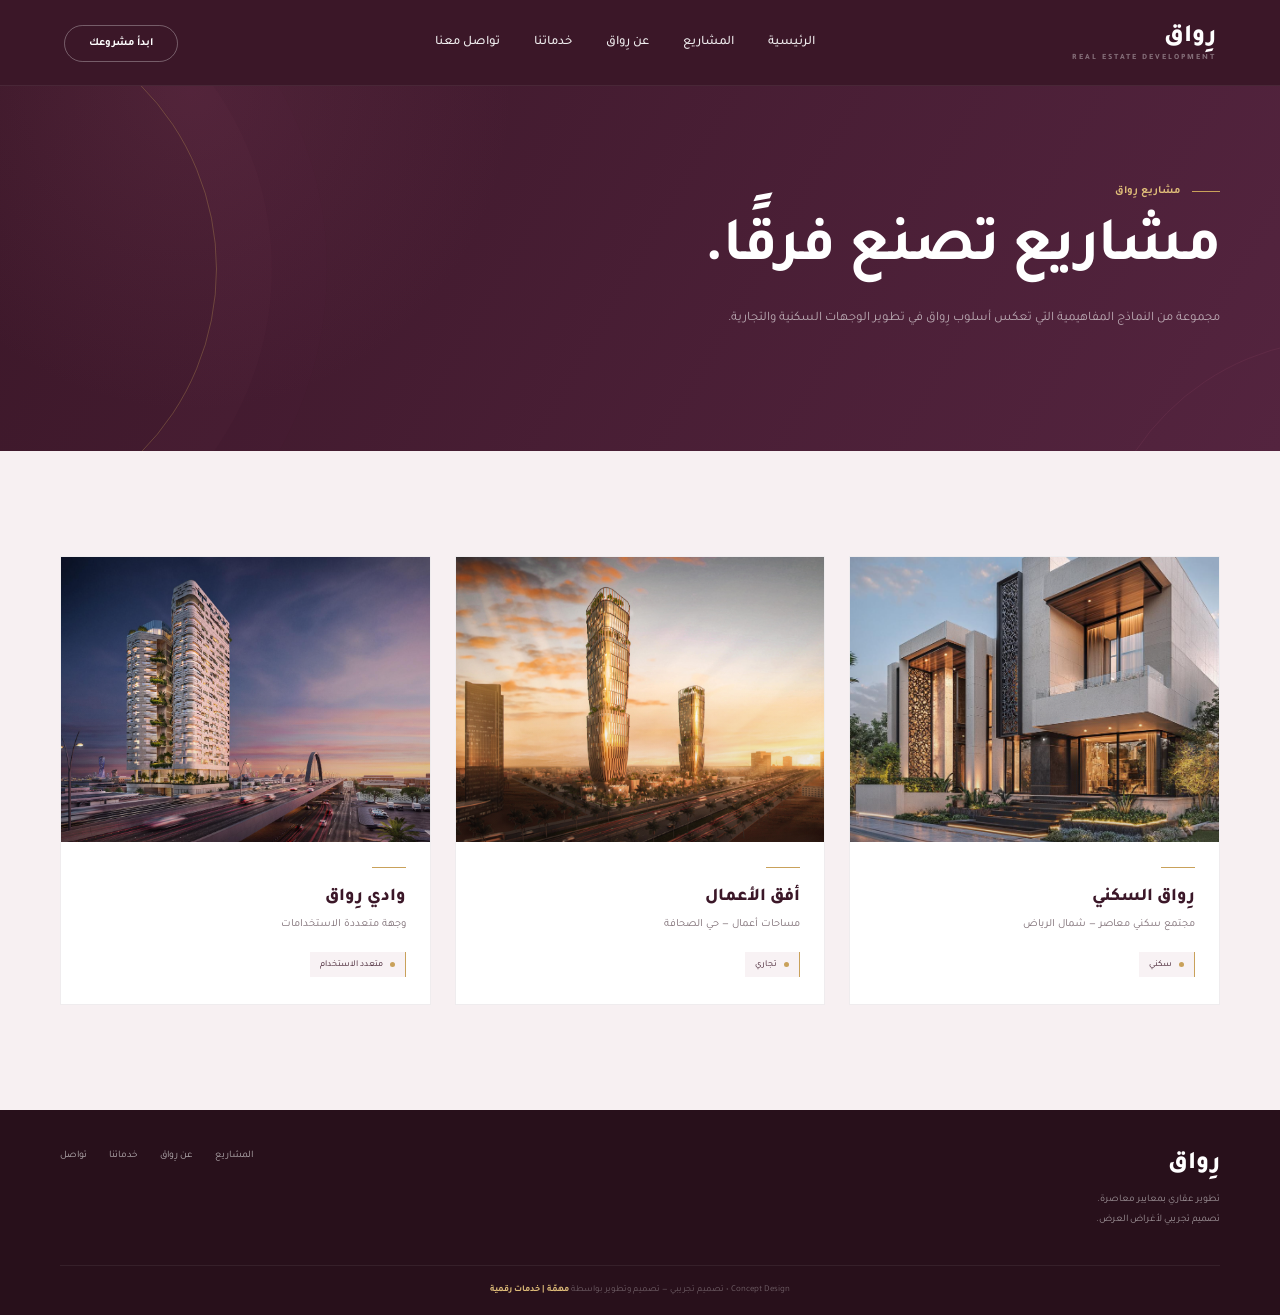
<file: projects.html>
<!doctype html>
<html lang="ar" dir="rtl">

<head>
<meta charset="utf-8">
<meta name="viewport" content="width=device-width,initial-scale=1">

<title>المشاريع | رِواق</title>

<link rel="preconnect" href="https://fonts.googleapis.com">
<link href="https://fonts.googleapis.com/css2?family=Tajawal:wght@400;500;700;800&display=swap" rel="stylesheet">
<link rel="stylesheet" href="style.css">

<style>

/* =========================================
   RIWAQ — PROJECTS PAGE
   ========================================= */

/* HEADER — SAME AS SERVICES / ABOUT / CONTACT */

body > header{
  position:fixed !important;
  top:0 !important;
  left:0 !important;
  right:0 !important;
  width:100% !important;
  height:86px !important;
  z-index:999999999 !important;
  margin:0 !important;
  padding:0 !important;
  background:#3b1728 !important;
  border-bottom:1px solid rgba(255,255,255,.07) !important;
  box-shadow:none !important;
  backdrop-filter:none !important;
  -webkit-backdrop-filter:none !important;
  transform:none !important;
}

body > header .nav{
  width:min(1200px,90%);
  height:86px !important;
  margin:auto;
  display:flex;
  align-items:center;
  justify-content:space-between;
}

body > header .logo{
  color:#fff !important;
}

body > header .logo small{
  color:rgba(255,255,255,.58) !important;
}

body > header .links{
  display:flex;
  align-items:center;
  gap:34px;
}

body > header .links a{
  color:#fff !important;
  text-decoration:none;
  font-family:"Tajawal",Arial,sans-serif !important;
  font-size:13px !important;
  font-weight:500 !important;
  opacity:.92;
  transition:.2s;
}

body > header .links a:hover{
  color:#dfbd79 !important;
}

body > header .btn{
  color:#fff !important;
  background:transparent !important;
  border:1px solid rgba(255,255,255,.30) !important;
  border-radius:40px !important;
  padding:11px 24px !important;
  text-decoration:none;
  font-family:"Tajawal",Arial,sans-serif !important;
  font-size:11px !important;
  font-weight:700 !important;
}

/* PAGE HERO */

.page-hero{
  position:relative;
  padding:185px 0 105px !important;
  overflow:hidden;

  background:
    radial-gradient(
      circle at 15% 20%,
      rgba(143,73,103,.20),
      transparent 28%
    ),
    linear-gradient(
      120deg,
      #3b1728,
      #54243f
    ) !important;
}

.page-hero:before{
  content:"";
  position:absolute;
  width:520px;
  height:520px;
  border:1px solid rgba(201,161,90,.30);
  border-radius:50%;
  left:-305px;
  top:8px;
  pointer-events:none;
  box-shadow:
    0 0 0 55px rgba(143,73,103,.045),
    0 0 0 110px rgba(143,73,103,.022);
}

.page-hero:after{
  content:"";
  position:absolute;
  width:500px;
  height:500px;
  border:1px solid rgba(143,73,103,.20);
  border-radius:50%;
  right:-315px;
  bottom:-390px;
  pointer-events:none;
}

.page-hero .w{
  position:relative;
  z-index:2;
}

.page-hero .ey{
  display:flex;
  align-items:center;
  gap:12px;
  color:#dfbd79;
  font-size:11px;
  font-weight:700;
}

.page-hero .ey:before{
  content:"";
  width:28px;
  height:1px;
  background:#c9a15a;
}

.page-hero h1{
  font-size:clamp(42px,5vw,62px) !important;
  line-height:1.2;
  margin:14px 0 18px !important;
  letter-spacing:-1px;
  color:#fff !important;
}

.page-hero p{
  max-width:620px !important;
  color:rgba(255,255,255,.62) !important;
  line-height:2.1 !important;
  font-size:13px !important;
}

/* PROJECT SECTION */

.projects-section{
  background:var(--cream);
  padding:105px 0 !important;
}

.projects-section .cards{
  display:grid;
  grid-template-columns:repeat(3,1fr);
  gap:24px;
}

.projects-section .card{
  display:block;
  position:relative;
  background:#fff;
  border:1px solid rgba(59,23,40,.08);
  overflow:hidden;
  transition:
    transform .45s ease,
    box-shadow .45s ease,
    border-color .45s ease;
}

.projects-section .card:hover{
  transform:translateY(-9px);
  box-shadow:0 25px 55px rgba(59,23,40,.14);
  border-color:rgba(201,161,90,.35);
}

.projects-section .pic{
  height:285px !important;
  position:relative;
  overflow:hidden;
  background:#ead8df;
}

.projects-section .pic:after{
  content:"";
  position:absolute;
  inset:0;
  background:linear-gradient(180deg,transparent 45%,rgba(40,16,27,.28));
  opacity:.55;
  transition:.4s;
  pointer-events:none;
}

.projects-section .card:hover .pic:after{
  opacity:.8;
}

.projects-section .pic img{
  width:100%;
  height:100%;
  display:block;
  object-fit:cover;
  transition:transform .8s cubic-bezier(.2,.7,.2,1);
}

.projects-section .card:hover .pic img{
  transform:scale(1.055);
}

.projects-section .body{
  padding:25px 24px 27px !important;
  position:relative;
}

.projects-section .body:before{
  content:"";
  display:block;
  width:34px;
  height:1px;
  background:var(--gold);
  margin-bottom:18px;
}

.projects-section .body h3{
  margin:0 0 7px !important;
  font-size:18px !important;
  font-weight:800;
  color:var(--g);
}

.projects-section .body p{
  margin:0 !important;
  color:var(--muted);
  font-size:11px !important;
  line-height:1.8;
}

.projects-section .tag{
  display:inline-flex !important;
  align-items:center;
  gap:7px;
  margin-top:18px !important;
  padding:7px 10px !important;
  background:#f8f2f4 !important;
  color:var(--g) !important;
  border-right:1px solid var(--gold);
  font-size:9px !important;
}

.projects-section .tag:before{
  content:"";
  width:5px;
  height:5px;
  background:var(--gold);
  border-radius:50%;
}

/* FOOTER CREDIT */

.copy .mhamh-credit{
  color:#dfbd79;
  font-weight:700;
  text-decoration:none;
  transition:.25s;
}

.copy .mhamh-credit:hover{
  color:#fff;
  text-decoration:underline;
}

/* MOBILE */

@media(max-width:800px){

  /* ===== MOBILE HEADER — MATCH ALL OTHER PAGES ===== */
  body > header{
    position:fixed !important;
    top:0 !important;
    left:0 !important;
    right:0 !important;
    width:100% !important;
    height:104px !important;
    z-index:999999999 !important;
    background:#3b1728 !important;
    border-bottom:1px solid rgba(255,255,255,.07) !important;
    box-shadow:none !important;
    backdrop-filter:none !important;
    -webkit-backdrop-filter:none !important;
  }

  body > header .nav{
    width:92% !important;
    height:104px !important;
    margin:auto !important;
    padding:0 !important;
    display:grid !important;
    grid-template-columns:1fr auto !important;
    grid-template-rows:55px 49px !important;
    align-items:center !important;
    gap:0 !important;
  }

  body > header .logo{
    grid-column:2 !important;
    grid-row:1 !important;
    justify-self:end !important;
    width:auto !important;
    margin:0 !important;
    font-size:22px !important;
    line-height:1 !important;
    color:#fff !important;
  }

  body > header .logo small{
    display:block !important;
    color:rgba(255,255,255,.58) !important;
    font-size:7px !important;
    letter-spacing:1.7px !important;
    margin-top:3px !important;
  }

  body > header .btn{
    grid-column:1 !important;
    grid-row:1 !important;
    justify-self:start !important;
    min-height:34px !important;
    padding:8px 14px !important;
    border-radius:30px !important;
    font-size:9px !important;
    color:#fff !important;
    background:transparent !important;
    border:1px solid rgba(255,255,255,.30) !important;
  }

  body > header .links{
    grid-column:1 / 3 !important;
    grid-row:2 !important;
    width:100% !important;
    height:49px !important;
    display:flex !important;
    align-items:center !important;
    justify-content:space-between !important;
    gap:0 !important;
    padding:0 !important;
    margin:0 !important;
    border-top:1px solid rgba(255,255,255,.08) !important;
    overflow:hidden !important;
  }

  body > header .links a{
    flex:0 0 auto !important;
    color:#fff !important;
    font-family:"Tajawal",Arial,sans-serif !important;
    font-size:10px !important;
    font-weight:500 !important;
    line-height:1.3 !important;
    white-space:nowrap !important;
    opacity:.92 !important;
    padding:7px 3px !important;
    margin:0 !important;
    text-decoration:none !important;
  }

  body > header .links a:after{
    display:none !important;
  }

  /* ===== MOBILE HERO ===== */

  /* ===== MOBILE HERO ===== */
  .page-hero{
    padding:150px 0 72px !important;
  }

  .page-hero h1{
    font-size:38px !important;
    line-height:1.35 !important;
  }

  .page-hero p{
    font-size:12px !important;
    line-height:2 !important;
    max-width:100% !important;
  }

  /* ===== MOBILE PROJECTS ===== */
  .projects-section{
    padding:70px 0 !important;
  }

  .projects-section .cards{
    grid-template-columns:1fr !important;
    gap:20px !important;
  }

  .projects-section .pic{
    height:245px !important;
  }

  .projects-section .body{
    padding:21px 20px 25px !important;
  }

  .projects-section .body h3{
    font-size:17px !important;
  }

  .projects-section .body p{
    font-size:11px !important;
  }
  /* ===== MOBILE FOOTER ===== */
  footer{
    padding:34px 0 18px !important;
  }

  .foot{
    flex-direction:column !important;
    gap:22px !important;
  }

  .flinks{
    flex-wrap:wrap !important;
    gap:14px 18px !important;
  }

  .copy{
    line-height:1.9 !important;
  }
}




/* =========================================================
   PROJECTS — REMOVE THE UNWANTED BLUE ARROW
   ========================================================= */

/* The blue arrow was generated by a pseudo-element on the card body.
   Keep the gold decorative line (::before), remove only ::after. */
.projects-section .card .body::after,
.projects-section .card .body:after,
.projects-section .card[href] .body::after,
.projects-section .card[href] .body:after{
  content:none !important;
  display:none !important;
  visibility:hidden !important;
  opacity:0 !important;
  width:0 !important;
  height:0 !important;
  border:0 !important;
  background:none !important;
  box-shadow:none !important;
}

</style>
</head>

<body>

<header>

<div class="w nav">

<div class="logo">
رِواق
<small>REAL ESTATE DEVELOPMENT</small>
</div>

<nav class="links">
<a href="index.html">الرئيسية</a>
<a href="projects.html">المشاريع</a>
<a href="about.html">عن رِواق</a>
<a href="services.html">خدماتنا</a>
<a href="contact.html">تواصل معنا</a>
</nav>

<a class="btn" href="contact.html">ابدأ مشروعك</a>

</div>

</header>

<section class="page-hero">

<div class="w">

<div class="ey">مشاريع رِواق</div>

<h1>مشاريع تصنع فرقًا.</h1>

<p>
مجموعة من النماذج المفاهيمية التي تعكس أسلوب رِواق
في تطوير الوجهات السكنية والتجارية.
</p>

</div>

</section>

<section class="projects-section">

<div class="w">

<div class="cards">

<div class="card" role="link" tabindex="0" onclick="window.location.href='project-riwaq.html'" onkeydown="if(event.key==='Enter'||event.key===' '){window.location.href='project-riwaq.html'}">

<div class="pic">
<img src="project-1.png" alt="رِواق السكني">
</div>

<div class="body">
<h3>رِواق السكني</h3>
<p>مجتمع سكني معاصر — شمال الرياض</p>
<span class="tag">سكني</span>
</div>

</div>

<div class="card">

<div class="pic">
<img src="project-2.png" alt="أفق الأعمال">
</div>

<div class="body">
<h3>أفق الأعمال</h3>
<p>مساحات أعمال — حي الصحافة</p>
<span class="tag">تجاري</span>
</div>

</div>

<div class="card">

<div class="pic">
<img src="project-3.png" alt="وادي رِواق">
</div>

<div class="body">
<h3>وادي رِواق</h3>
<p>وجهة متعددة الاستخدامات</p>
<span class="tag">متعدد الاستخدام</span>
</div>

</div>

</div>

</div>

</section>

<footer>

<div class="w foot">

<div>

<div class="logo">رِواق</div>

<p>
تطوير عقاري بمعايير معاصرة.<br>
تصميم تجريبي لأغراض العرض.
</p>

</div>

<div class="flinks">
<a href="projects.html">المشاريع</a>
<a href="about.html">عن رِواق</a>
<a href="services.html">خدماتنا</a>
<a href="contact.html">تواصل</a>
</div>

</div>

<div class="w copy">

Concept Design • تصميم تجريبي — تصميم وتطوير بواسطة

<a class="mhamh-credit"
href="https://mhamh-digital.netlify.app/"
target="_blank"
rel="noopener noreferrer">
مهمّة | خدمات رقمية
</a>

</div>

</footer>

</body>
</html>
</file>
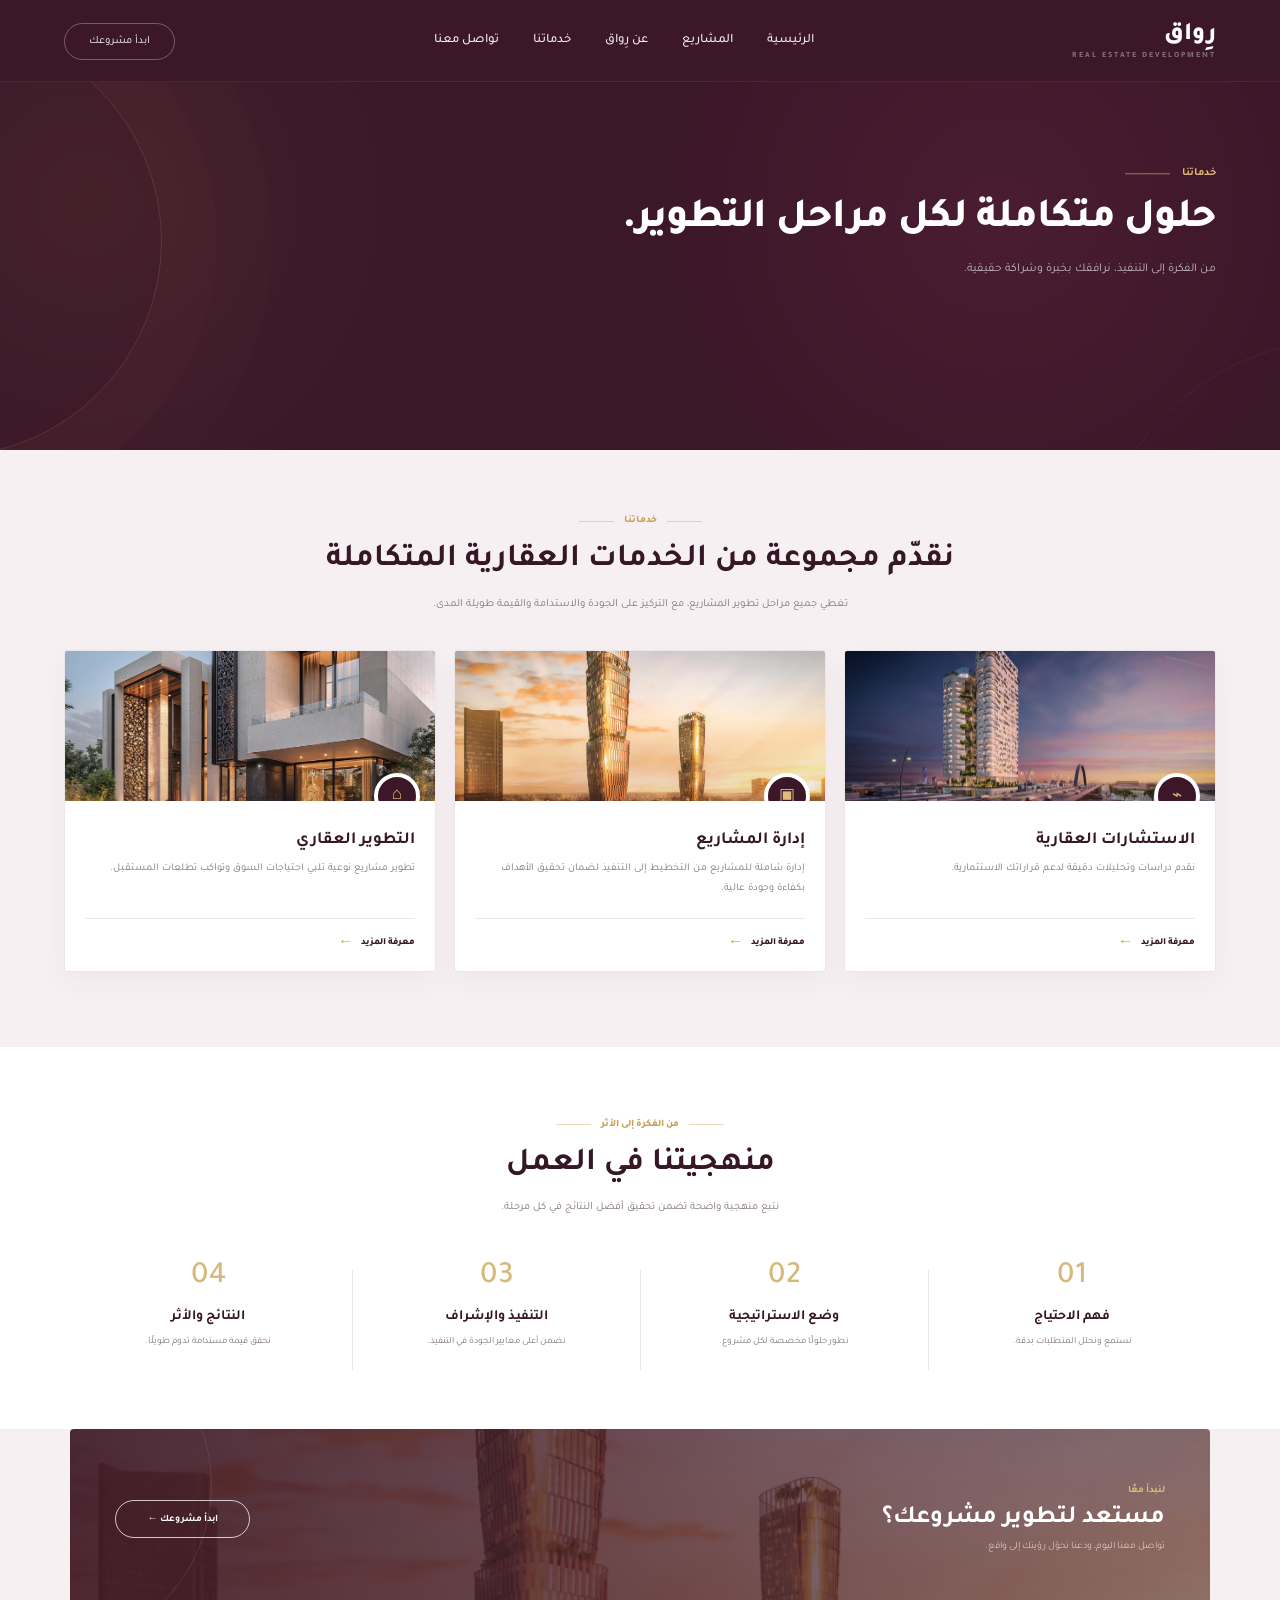
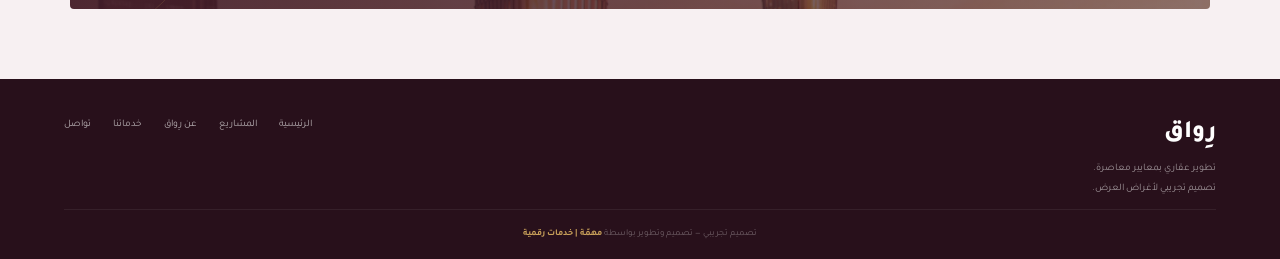
<file: services.html>
<!doctype html>
<html lang="ar" dir="rtl">

<head>
<meta charset="utf-8">
<meta name="viewport" content="width=device-width,initial-scale=1">

<title>خدمات رِواق | تطوير عقاري</title>

<link rel="preconnect" href="https://fonts.googleapis.com">
<link href="https://fonts.googleapis.com/css2?family=Tajawal:wght@400;500;700;800&display=swap" rel="stylesheet">
<link rel="stylesheet" href="style.css">

<style>
:root{
  --g:#3b1728;
  --g2:#5b2940;
  --gold:#c9a15a;
  --gold-soft:#dfbd79;
  --cream:#f7f0f2;
  --text:#351725;
  --muted:#82757b;
  --line:rgba(59,23,40,.10);
}

*{box-sizing:border-box}
html{scroll-behavior:smooth}

body{
  margin:0;
  background:var(--cream);
  color:var(--text);
  font-family:"Tajawal",Arial,sans-serif;
}

/* ================= HEADER ================= */
body > header{
  position:fixed !important;
  top:0 !important;
  left:0 !important;
  right:0 !important;
  width:100% !important;
  height:82px !important;
  z-index:999999 !important;
  background:#3b1728 !important;
  border-bottom:1px solid rgba(255,255,255,.07);
  box-shadow:none !important;
  transform:none !important;
}

header .nav{
  width:min(1200px,90%);
  height:82px;
  margin:auto;
  display:flex;
  align-items:center;
  justify-content:space-between;
}

header .logo{
  color:#fff !important;
}

header .logo small{
  color:rgba(255,255,255,.58) !important;
}

header .links{
  display:flex;
  align-items:center;
  gap:34px;
}

header .links a{
  color:#fff !important;
  text-decoration:none;
  font-size:13px;
  font-weight:500;
  opacity:.92;
  transition:.2s;
}

header .links a:hover{
  color:var(--gold-soft) !important;
}

header .btn{
  color:#fff !important;
  background:transparent !important;
  border:1px solid rgba(255,255,255,.30) !important;
  border-radius:40px !important;
  padding:11px 24px !important;
  text-decoration:none;
  font-size:11px;
}

/* ================= HERO ================= */
.services-hero{
  min-height:355px;
  padding-top:82px;
  display:flex;
  align-items:center;
  position:relative;
  overflow:hidden;
  background:
    radial-gradient(circle at 78% 48%,rgba(105,39,69,.32),transparent 34%),
    radial-gradient(circle at 7% 45%,rgba(201,161,90,.07),transparent 27%),
    #3b1728;
}

.services-hero:before{
  content:"";
  position:absolute;
  width:430px;
  height:430px;
  border:1px solid rgba(201,161,90,.20);
  border-radius:50%;
  left:-270px;
  top:25px;
  box-shadow:
    0 0 0 55px rgba(201,161,90,.018),
    0 0 0 110px rgba(201,161,90,.010);
}

.services-hero:after{
  content:"";
  position:absolute;
  width:520px;
  height:520px;
  border:1px solid rgba(255,255,255,.045);
  border-radius:50%;
  right:-330px;
  bottom:-410px;
}

.services-hero .w{
  width:min(1200px,90%);
  margin:auto;
  position:relative;
  z-index:2;
}

.hero-content{
  width:auto;
  max-width:none;
  margin:0;
  text-align:right;
  position:absolute;
  right:0;
  top:50%;
  transform:translateY(-43%);
}

.services-hero h1{
  white-space:nowrap;
}

.hero-ey{
  display:flex;
  align-items:center;
  gap:12px;
  color:var(--gold-soft);
  font-size:11px;
  font-weight:700;
  margin-bottom:15px;
}

.hero-ey:before{
  content:"";
  width:45px;
  height:1px;
  background:rgba(223,189,121,.60);
  order:2;
}

.services-hero h1{
  color:#fff !important;
  font-size:clamp(38px,4.2vw,57px);
  line-height:1.35;
  letter-spacing:-.8px;
  margin:0 0 11px;
  font-weight:800;
}

.services-hero p{
  color:rgba(255,255,255,.68) !important;
  font-size:12px;
  line-height:2;
  margin:0;
}

/* ================= SERVICES ================= */
.services-main{
  background:var(--cream);
  padding:65px 0 75px;
}

.w{
  width:min(1200px,90%);
  margin:auto;
}

.section-head{
  text-align:center;
  max-width:730px;
  margin:0 auto 34px;
}

.section-ey{
  display:flex;
  align-items:center;
  justify-content:center;
  gap:10px;
  color:var(--gold);
  font-size:10px;
  font-weight:800;
  margin-bottom:9px;
}

.section-ey:before,
.section-ey:after{
  content:"";
  width:35px;
  height:1px;
  background:rgba(201,161,90,.42);
}

.section-head h2{
  color:var(--text);
  font-size:clamp(24px,2.7vw,32px);
  line-height:1.55;
  margin:0 0 8px;
}

.section-head p{
  color:var(--muted);
  font-size:11px;
  line-height:2;
  margin:0;
}

/* cards */
.service-cards{
  display:grid;
  grid-template-columns:repeat(3,1fr);
  gap:18px;
}

.service-card{
  background:#fff;
  border:1px solid var(--line);
  border-radius:3px;
  overflow:hidden;
  box-shadow:0 10px 28px rgba(59,23,40,.045);
  transition:.3s ease;
}

.service-card:hover{
  transform:translateY(-5px);
  box-shadow:0 20px 42px rgba(59,23,40,.09);
}

.service-image{
  height:150px;
  position:relative;
  overflow:hidden;
  background:#e9e1e3;
}

.service-image img{
  width:100%;
  height:100%;
  display:block;
  object-fit:cover;
  transition:transform .45s ease;
}

.service-card:hover .service-image img{
  transform:scale(1.04);
}

.service-image:after{
  content:"";
  position:absolute;
  inset:0;
  background:linear-gradient(to top,rgba(59,23,40,.10),transparent 55%);
}

.service-icon{
  position:absolute;
  z-index:2;
  right:15px;
  bottom:-18px;
  width:46px;
  height:46px;
  display:flex;
  align-items:center;
  justify-content:center;
  border-radius:50%;
  background:var(--g);
  border:4px solid #fff;
  color:var(--gold-soft);
  font-size:17px;
}

.service-body{
  padding:30px 20px 18px;
}

.service-body h3{
  color:var(--text);
  font-size:17px;
  margin:0 0 8px;
}

.service-body p{
  color:var(--muted);
  font-size:10.5px;
  line-height:1.95;
  min-height:43px;
  margin:0;
}

.service-link{
  display:flex;
  align-items:center;
  gap:8px;
  margin-top:16px;
  padding-top:13px;
  border-top:1px solid var(--line);
  color:var(--text);
  font-size:9.5px;
  font-weight:800;
  text-decoration:none;
}

.service-link span{
  color:var(--gold);
  font-size:15px;
  transition:.2s;
}

.service-link:hover span{
  transform:translateX(-4px);
}

/* ================= PROCESS ================= */
.process{
  background:#fff;
  padding:72px 0 78px;
}

.process-grid{
  display:grid;
  grid-template-columns:repeat(4,1fr);
  margin-top:43px;
}

.process-item{
  position:relative;
  text-align:center;
  padding:0 23px;
}

.process-item:not(:last-child):after{
  content:"";
  position:absolute;
  top:8px;
  left:0;
  width:1px;
  height:100px;
  background:var(--line);
}

.process-num{
  color:#d8b77d;
  font-size:31px;
  line-height:1;
  font-weight:500;
  margin-bottom:16px;
}

.process-item h3{
  color:var(--text);
  font-size:14px;
  margin:0 0 7px;
}

.process-item p{
  color:var(--muted);
  font-size:9.5px;
  line-height:1.9;
  max-width:180px;
  margin:auto;
}

/* ================= CTA ================= */
.services-cta{
  width:min(1140px,90%);
  min-height:180px;
  margin:0 auto 70px;
  padding:35px 45px;
  border-radius:4px;
  overflow:hidden;
  position:relative;
  display:flex;
  align-items:center;
  justify-content:space-between;
  gap:30px;
  background:
    linear-gradient(90deg,rgba(59,23,40,.90),rgba(59,23,40,.58)),
    url("project-2.png") center/cover;
}

.services-cta:after{
  content:"";
  position:absolute;
  width:330px;
  height:330px;
  border:1px solid rgba(201,161,90,.16);
  border-radius:50%;
  left:-190px;
  top:-110px;
}

.cta-copy{
  position:relative;
  z-index:2;
}

.cta-ey{
  color:var(--gold-soft);
  font-size:10px;
  font-weight:700;
  margin-bottom:7px;
}

.cta-copy h2{
  color:#fff;
  font-size:25px;
  margin:0 0 7px;
}

.cta-copy p{
  color:rgba(255,255,255,.64);
  font-size:10px;
  margin:0;
}

.cta-button{
  position:relative;
  z-index:2;
  min-width:135px;
  padding:11px 19px;
  border:1px solid rgba(255,255,255,.75);
  border-radius:40px;
  color:#fff;
  text-align:center;
  text-decoration:none;
  font-size:10px;
  font-weight:700;
  transition:.25s;
}

.cta-button:hover{
  background:#fff;
  color:var(--g);
}

/* ================= FOOTER ================= */
footer{
  margin-top:0 !important;
}

.copy .mhamh-credit{
  color:var(--gold);
  text-decoration:none;
  font-weight:700;
  position:relative;
  z-index:10;
  cursor:pointer;
  pointer-events:auto;
}

.copy .mhamh-credit:hover{
  color:#fff;
  text-decoration:underline;
}

/* ================= MOBILE ================= */






/* ===== HERO ALIGNMENT — REFERENCE ===== */
@media(min-width:851px){
  .services-hero .w{
    min-height:273px;
    display:flex;
    align-items:center;
    justify-content:flex-start;
  }

  .hero-content{
    right:0;
    top:50%;
    transform:translateY(-45%);
  }

  .services-hero h1{
    font-size:clamp(38px,4.2vw,57px);
    white-space:nowrap !important;
    text-align:right;
  }

  .services-hero p{
    text-align:right;
  }

  .hero-ey{
    justify-content:flex-start;
  }
}


/* ===== SINGLE-LINE HERO TITLE ===== */
@media(min-width:851px){
  .hero-content{
    width:100%;
    max-width:1100px;
    right:0;
  }

  .services-hero h1{
    white-space:nowrap !important;
    font-size:clamp(34px,3.25vw,52px) !important;
    line-height:1.25 !important;
    text-align:right !important;
  }
}

@media(min-width:1400px){
  .hero-content{
    max-width:1150px;
  }

  .services-hero h1{
    font-size:50px !important;
  }
}


/* =========================================
   RIWAQ — SERVICES — FINAL MOBILE FIX
   ========================================= */

@media(max-width:800px){

  /* Header: clean two rows */
  body > header{
    height:104px !important;
    background:#3b1728 !important;
    backdrop-filter:none !important;
    -webkit-backdrop-filter:none !important;
  }

  body > header .nav{
    width:92% !important;
    height:104px !important;
    display:grid !important;
    grid-template-columns:1fr auto !important;
    grid-template-rows:55px 49px !important;
    align-items:center !important;
    gap:0 !important;
  }

  body > header .logo{
    grid-column:2 !important;
    grid-row:1 !important;
    justify-self:end !important;
    font-size:22px !important;
    line-height:1 !important;
    margin:0 !important;
  }

  body > header .logo small{
    display:block !important;
    font-size:7px !important;
    letter-spacing:1.7px !important;
    margin-top:3px !important;
  }

  body > header .btn{
    grid-column:1 !important;
    grid-row:1 !important;
    justify-self:start !important;
    min-height:34px !important;
    padding:8px 14px !important;
    border-radius:30px !important;
    font-size:9px !important;
  }

  body > header .links{
    grid-column:1 / 3 !important;
    grid-row:2 !important;
    width:100% !important;
    height:49px !important;
    display:flex !important;
    align-items:center !important;
    justify-content:space-between !important;
    gap:8px !important;
    padding:0 2px !important;
    border-top:1px solid rgba(255,255,255,.08) !important;
    overflow:hidden !important;
  }

  body > header .links a{
    flex:0 0 auto !important;
    color:#fff !important;
    font-size:10px !important;
    font-weight:500 !important;
    line-height:1 !important;
    white-space:nowrap !important;
    opacity:.92 !important;
    padding:5px 0 !important;
  }

  body > header .links a:after{
    display:none !important;
  }

  /* Hero */
  .services-hero{
    min-height:330px !important;
    padding:145px 0 65px !important;
  }

  .services-hero .w{
    width:92% !important;
  }

  .hero-content{
    position:static !important;
    width:100% !important;
    max-width:100% !important;
    transform:none !important;
    text-align:right !important;
  }

  .hero-ey{
    font-size:10px !important;
    margin-bottom:11px !important;
  }

  .services-hero h1{
    font-size:35px !important;
    line-height:1.4 !important;
    white-space:normal !important;
    letter-spacing:-.5px !important;
    margin-bottom:10px !important;
  }

  .services-hero p{
    font-size:11px !important;
    line-height:2 !important;
  }

  /* Services cards */
  .services-main{
    padding:62px 0 68px !important;
  }

  .w{
    width:92% !important;
  }

  .section-head{
    margin-bottom:28px !important;
  }

  .section-head h2{
    font-size:24px !important;
    line-height:1.55 !important;
  }

  .section-head p{
    font-size:10.5px !important;
    line-height:2 !important;
  }

  .service-cards{
    grid-template-columns:1fr !important;
    gap:18px !important;
    max-width:520px !important;
    margin:0 auto !important;
  }

  .service-card{
    width:100% !important;
  }

  .service-image{
    height:190px !important;
  }

  .service-icon{
    width:44px !important;
    height:44px !important;
    right:14px !important;
    bottom:-17px !important;
  }

  .service-body{
    padding:29px 19px 18px !important;
  }

  .service-body h3{
    font-size:16px !important;
  }

  .service-body p{
    font-size:10px !important;
    line-height:1.95 !important;
    min-height:auto !important;
  }

  .service-link{
    margin-top:14px !important;
    padding-top:12px !important;
    font-size:9.5px !important;
  }

  /* Process */
  .process{
    padding:60px 0 65px !important;
  }

  .process-grid{
    grid-template-columns:1fr 1fr !important;
    gap:34px 0 !important;
    margin-top:34px !important;
  }

  .process-item{
    padding:0 14px !important;
  }

  .process-item:not(:last-child):after{
    display:none !important;
  }

  .process-num{
    font-size:28px !important;
    margin-bottom:12px !important;
  }

  .process-item h3{
    font-size:13px !important;
  }

  .process-item p{
    font-size:9px !important;
    line-height:1.8 !important;
  }

  /* CTA */
  .services-cta{
    width:92% !important;
    min-height:220px !important;
    margin:0 auto 55px !important;
    padding:30px 23px !important;
    flex-direction:column !important;
    align-items:flex-start !important;
    justify-content:center !important;
    gap:20px !important;
  }

  .cta-copy h2{
    font-size:21px !important;
    line-height:1.5 !important;
  }

  .cta-copy p{
    font-size:10px !important;
    line-height:1.8 !important;
  }

  .cta-button{
    width:100% !important;
    min-width:0 !important;
    padding:11px 18px !important;
  }

  /* Footer */
  footer{
    padding:34px 0 18px !important;
  }

  .foot{
    flex-direction:column !important;
    gap:20px !important;
  }

  .flinks{
    flex-wrap:wrap !important;
    gap:13px 18px !important;
  }

  .copy{
    line-height:1.9 !important;
    text-align:center !important;
  }
}

@media(max-width:420px){

  body > header .links{
    gap:6px !important;
  }

  body > header .links a{
    font-size:9px !important;
  }

  .services-hero{
    min-height:315px !important;
  }

  .services-hero h1{
    font-size:32px !important;
  }

  .process-grid{
    grid-template-columns:1fr !important;
    gap:30px !important;
  }

  .process-item{
    padding:0 20px !important;
  }
}
</style>
</head>

<body>

<header>
  <div class="w nav">

    <div class="logo">
      رِواق
      <small>REAL ESTATE DEVELOPMENT</small>
    </div>

    <nav class="links">
      <a href="index.html">الرئيسية</a>   
      <a href="projects.html">المشاريع</a>
      <a href="about.html">عن رِواق</a>
      <a href="services.html">خدماتنا</a>
      <a href="contact.html">تواصل معنا</a>
    </nav>

    <a class="btn" href="contact.html">ابدأ مشروعك</a>

  </div>
</header>


<section class="services-hero">
  <div class="w">
    <div class="hero-content">
      <div class="hero-ey">خدماتنا</div>

      <h1>حلول متكاملة لكل مراحل التطوير.</h1>

      <p>
        من الفكرة إلى التنفيذ، نرافقك بخبرة وشراكة حقيقية.
      </p>
    </div>
  </div>
</section>


<section class="services-main">

  <div class="w">

    <div class="section-head">
      <div class="section-ey">خدماتنا</div>

      <h2>نقدّم مجموعة من الخدمات العقارية المتكاملة</h2>

      <p>
        تغطي جميع مراحل تطوير المشاريع، مع التركيز على الجودة
        والاستدامة والقيمة طويلة المدى.
      </p>
    </div>


    <div class="service-cards">

      <article class="service-card">

        <div class="service-image">
          <img src="project-3.png" alt="الاستشارات العقارية">
          <div class="service-icon">⌁</div>
        </div>

        <div class="service-body">
          <h3>الاستشارات العقارية</h3>

          <p>
            نقدم دراسات وتحليلات دقيقة لدعم قراراتك الاستثمارية.
          </p>

          <a class="service-link" href="contact.html">
            معرفة المزيد
            <span>←</span>
          </a>
        </div>

      </article>


      <article class="service-card">

        <div class="service-image">
          <img src="project-2.png" alt="إدارة المشاريع">
          <div class="service-icon">▣</div>
        </div>

        <div class="service-body">
          <h3>إدارة المشاريع</h3>

          <p>
            إدارة شاملة للمشاريع من التخطيط إلى التنفيذ
            لضمان تحقيق الأهداف بكفاءة وجودة عالية.
          </p>

          <a class="service-link" href="contact.html">
            معرفة المزيد
            <span>←</span>
          </a>
        </div>

      </article>


      <article class="service-card">

        <div class="service-image">
          <img src="project-1.png" alt="التطوير العقاري">
          <div class="service-icon">⌂</div>
        </div>

        <div class="service-body">
          <h3>التطوير العقاري</h3>

          <p>
            تطوير مشاريع نوعية تلبي احتياجات السوق
            وتواكب تطلعات المستقبل.
          </p>

          <a class="service-link" href="contact.html">
            معرفة المزيد
            <span>←</span>
          </a>
        </div>

      </article>

    </div>

  </div>
</section>


<section class="process">

  <div class="w">

    <div class="section-head">
      <div class="section-ey">من الفكرة إلى الأثر</div>

      <h2>منهجيتنا في العمل</h2>

      <p>
        نتبع منهجية واضحة تضمن تحقيق أفضل النتائج في كل مرحلة.
      </p>
    </div>


    <div class="process-grid">

      <div class="process-item">
        <div class="process-num">01</div>
        <h3>فهم الاحتياج</h3>
        <p>نستمع ونحلل المتطلبات بدقة.</p>
      </div>

      <div class="process-item">
        <div class="process-num">02</div>
        <h3>وضع الاستراتيجية</h3>
        <p>نطور حلولًا مخصصة لكل مشروع.</p>
      </div>

      <div class="process-item">
        <div class="process-num">03</div>
        <h3>التنفيذ والإشراف</h3>
        <p>نضمن أعلى معايير الجودة في التنفيذ.</p>
      </div>

      <div class="process-item">
        <div class="process-num">04</div>
        <h3>النتائج والأثر</h3>
        <p>نحقق قيمة مستدامة تدوم طويلًا.</p>
      </div>

    </div>

  </div>
</section>


<div class="services-cta">

  <div class="cta-copy">
    <div class="cta-ey">لنبدأ معًا</div>

    <h2>مستعد لتطوير مشروعك؟</h2>

    <p>تواصل معنا اليوم، ودعنا نحوّل رؤيتك إلى واقع.</p>
  </div>

  <a class="cta-button" href="contact.html">
    ابدأ مشروعك
    <span>←</span>
  </a>

</div>


<footer>

  <div class="w foot">

    <div>
      <div class="logo">رِواق</div>

      <p>
        تطوير عقاري بمعايير معاصرة.<br>
        تصميم تجريبي لأغراض العرض.
      </p>
    </div>

    <div class="flinks">
        <a href="index.html">الرئيسية</a> 
      <a href="projects.html">المشاريع</a>
      <a href="about.html">عن رِواق</a>
      <a href="services.html">خدماتنا</a>
      <a href="contact.html">تواصل</a>
    </div>

  </div>

  <div class="w copy">
    تصميم تجريبي — تصميم وتطوير بواسطة
    <a class="mhamh-credit"
       href="https://mhamh-digital.netlify.app/"
       target="_blank"
       rel="noopener noreferrer">
      مهمّة | خدمات رقمية
    </a>
  </div>

</footer>

</body>
</html>
</file>
<file: style.css>
:root{

--g:#3b1728;

--g2:#632c46;

--pink:#8f4967;

--gold:#c9a15a;

--cream:#f7f0f2;

--muted:#7d6d74;

--white:#fff

}

*{

box-sizing:border-box

}

html{

scroll-behavior:smooth

}

body{

margin:0;

font-family:Tajawal,Arial,sans-serif;

background:var(--cream);

color:var(--g)

}

a{

text-decoration:none;

color:inherit

}

.w{

width:min(1160px,92%);

margin:auto

}


/* HEADER — FIXED */

header{

position:fixed !important;

top:0 !important;

left:0 !important;

right:0 !important;

width:100% !important;

height:86px !important;

z-index:99999 !important;

color:#fff;

background:rgba(40,16,27,.88);

backdrop-filter:blur(14px);

-webkit-backdrop-filter:blur(14px);

border-bottom:1px solid rgba(255,255,255,.08);

}

.nav{

height:86px;

display:flex;

align-items:center;

justify-content:space-between

}

.logo{

font-size:25px;

font-weight:800

}

.logo small{

display:block;

font-size:8px;

letter-spacing:2px;

opacity:.65

}

.links{

display:flex;

gap:28px;

font-size:12px

}

.links a{

transition:.25s

}

.links a:hover{

color:#e8c9d6

}

.btn{

border:1px solid #ffffff66;

padding:11px 18px;

border-radius:30px;

font-size:11px;

transition:.25s

}

.btn:hover{

background:#ffffff16

}


/* HERO */

.hero{

min-height:720px;

padding-top:80px;

display:flex;

align-items:center;

color:#fff;

position:relative;

overflow:hidden;

background:

radial-gradient(

circle at 18% 25%,

#8f496722,

transparent 27%

),

linear-gradient(

120deg,

#28101bef,

#54243fe8

),

linear-gradient(

135deg,

#4b1c32,

#28101b

)

}

.grid{

display:grid;

grid-template-columns:1fr 1fr;

gap:65px;

align-items:center

}

.ey{

color:#e0bd7b;

font-size:11px;

font-weight:700;

margin-bottom:15px

}

.hero h1{

font-size:clamp(44px,5vw,70px);

line-height:1.15;

margin:0 0 18px

}

.hero p{

max-width:540px;

color:#ffffffb8;

line-height:2;

font-size:14px

}

.actions{

display:flex;

gap:10px;

margin-top:25px

}

.gold{

background:var(--gold);

color:var(--g);

padding:13px 22px;

border-radius:8px;

font-size:12px;

font-weight:800;

transition:.25s

}

.gold:hover{

transform:translateY(-2px)

}

.outline{

border:1px solid #ffffff55;

padding:12px 21px;

border-radius:8px;

font-size:12px

}


/* HERO IMAGE */

.visual{

height:430px;

padding:13px;

background:#ffffff10;

border:1px solid #ffffff26;

box-shadow:0 28px 70px #16091266

}

.building{

height:100%;

position:relative;

overflow:hidden;

background:#54243f

}

.building img{

width:100%;

height:100%;

display:block;

object-fit:cover

}

.building:after{

content:"";

position:absolute;

inset:0;

background:

linear-gradient(

145deg,

#3b172844,

#3b172811

);

pointer-events:none

}

.label{

position:absolute;

z-index:2;

bottom:25px;

right:25px;

background:#fff;

color:var(--g);

padding:12px;

font-size:10px;

font-weight:700

}

.scroll-note{

position:absolute;

bottom:22px;

left:50%;

transform:translateX(-50%);

color:#ffffff66;

font-size:9px;

display:flex;

gap:7px

}

.scroll-note span{

color:#dfbd79;

font-size:14px

}


/* SECTIONS */

section{

padding:95px 0

}

.head{

text-align:center;

margin-bottom:40px

}

.head h2{

font-size:34px;

margin:9px

}

.head p{

color:var(--muted);

font-size:12px

}


/* CARDS */

.cards{

display:grid;

grid-template-columns:repeat(3,1fr);

gap:18px

}

.card{

background:#fff;

overflow:hidden;

border:1px solid #3b17280d;

transition:.35s

}

.card:hover{

transform:translateY(-7px);

box-shadow:0 20px 45px #3b172818

}

.pic{

height:230px;

overflow:hidden;

background:#ead8df

}

.pic img{

width:100%;

height:100%;

display:block;

object-fit:cover;

transition:.5s

}

.card:hover .pic img{

transform:scale(1.04)

}

.body{

padding:20px

}

.body h3{

margin:0 0 5px;

font-size:17px

}

.body p{

margin:0;

color:var(--muted);

font-size:11px

}

.tag{

display:inline-block;

margin-top:14px;

padding:5px 9px;

background:#f0e2e8;

color:var(--g);

font-size:9px

}


/* STATS */

.stats{

background:var(--g);

color:#fff

}

.statsgrid{

display:grid;

grid-template-columns:repeat(4,1fr);

text-align:center

}

.stat{

padding:15px;

border-left:1px solid #fff1

}

.stat strong{

display:block;

color:#dfbd79;

font-size:32px

}

.stat span{

font-size:10px;

color:#ffffffa8

}


/* ABOUT */

.about{

display:grid;

grid-template-columns:1fr 1fr;

gap:70px

}

.about h2{

font-size:37px;

margin:10px 0

}

.about p{

color:var(--muted);

line-height:2;

font-size:13px

}

.list{

display:grid;

gap:12px

}

.list div{

background:#fff;

padding:15px;

border-right:3px solid var(--gold);

font-size:11px;

transition:.3s

}

.list div:hover{

transform:translateX(-5px)

}


/* INNER PAGE HERO */

.page-hero{

padding:165px 0 80px;

background:

linear-gradient(

120deg,

#28101b,

#54243f

);

color:#fff

}

.page-hero h1{

font-size:48px;

margin:8px 0

}

.page-hero p{

color:#ffffffaa;

max-width:650px;

line-height:2;

font-size:13px

}


/* PROJECT DETAIL */

.project-detail{

display:grid;

grid-template-columns:1.1fr .9fr;

gap:55px;

align-items:start

}

.detail-image{

height:470px;

overflow:hidden;

background:#ead8df

}

.detail-image img{

width:100%;

height:100%;

object-fit:cover

}

.detail-copy h2{

font-size:30px;

margin-top:0

}

.detail-copy p{

color:var(--muted);

line-height:2;

font-size:13px

}

.facts{

display:grid;

gap:10px;

margin-top:25px

}

.facts div{

background:#fff;

padding:14px;

border-right:3px solid var(--gold);

font-size:11px

}


/* CTA */

.cta{

background:

linear-gradient(

135deg,

#3b1728,

#4d2035

);

text-align:center;

color:#fff

}

.cta h2{

font-size:35px;

margin:0 0 8px

}

.cta p{

font-size:12px;

color:#ffffffa8

}

.cta a{

display:inline-block;

background:var(--gold);

color:var(--g);

padding:13px 24px;

border-radius:8px;

font-size:11px;

font-weight:800

}


/* FOOTER */

footer{

background:#28101b;

color:#fff;

padding:40px 0 20px

}

.foot{

display:flex;

justify-content:space-between

}

.foot p{

color:#ffffff8c;

font-size:10px;

line-height:2

}

.flinks{

display:flex;

gap:22px;

font-size:10px;

color:#ffffffa8

}

.copy{

border-top:1px solid #fff1;

margin-top:25px;

padding-top:18px;

text-align:center;

color:#ffffff55;

font-size:9px

}


/* MOBILE */

@media(max-width:800px){

header{

height:70px !important;

background:rgba(40,16,27,.94);

backdrop-filter:blur(14px);

-webkit-backdrop-filter:blur(14px);

}

.nav{

height:70px !important;

}

.links{

display:none

}

.grid,

.about,

.project-detail{

grid-template-columns:1fr;

gap:30px

}

.hero{

min-height:760px

}

.hero h1{

font-size:44px

}

.visual{

height:300px

}

.cards{

grid-template-columns:1fr

}

.statsgrid{

grid-template-columns:1fr 1fr

}

.stat{

border-bottom:1px solid #fff1

}

.foot{

flex-direction:column;

gap:20px

}

.page-hero{

padding-top:130px

}

.page-hero h1{

font-size:38px

}

.detail-image{

height:330px

}

}
</file>
